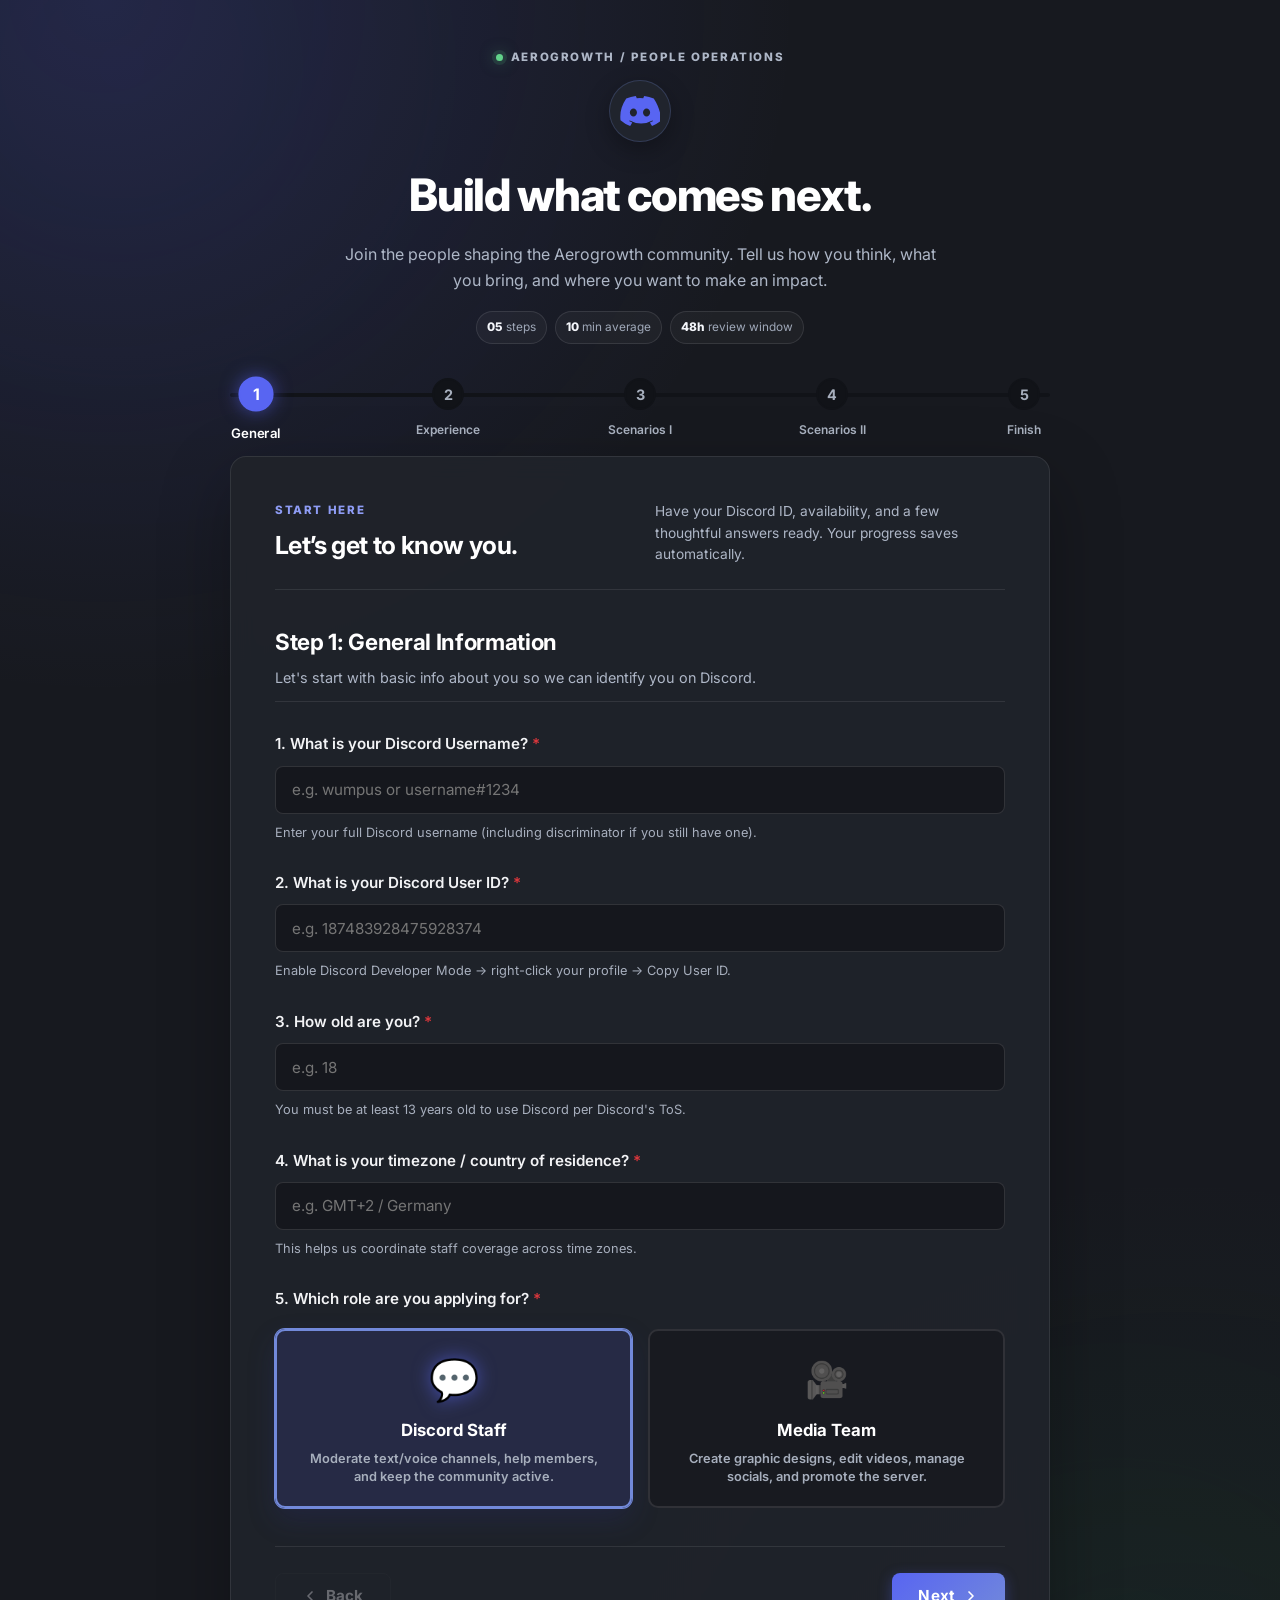
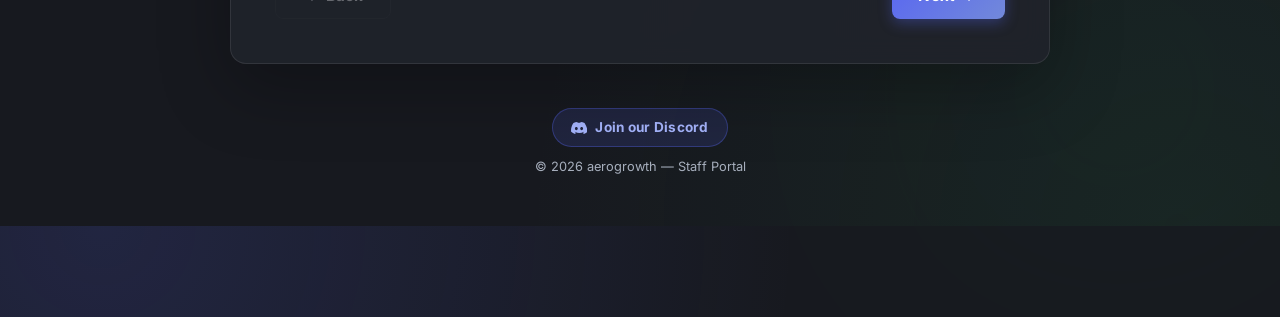
<file: index.html>
<!DOCTYPE html>
<html lang="en">

<head>
  <meta charset="UTF-8">
  <meta name="viewport" content="width=device-width, initial-scale=1.0">
  <meta name="description"
    content="Apply to join the Webhook Builder Discord staff team. Submit your application to become Discord Staff or a Media Team member.">
  <meta name="theme-color" content="#5865f2">
  <title>Staff Application — aerogrowth</title>
  <!-- Google Fonts -->
  <link rel="preconnect" href="https://fonts.googleapis.com">
  <link rel="preconnect" href="https://fonts.gstatic.com" crossorigin>
  <link href="https://fonts.googleapis.com/css2?family=Inter:wght@300;400;500;600;700;800&display=swap"
    rel="stylesheet">
  <!-- Stylesheet -->
  <link rel="stylesheet" href="style.css?v=3">
  <!-- Discord favicon -->
  <link rel="icon" type="image/svg+xml"
    href="data:image/svg+xml,%3Csvg xmlns='http://www.w3.org/2000/svg' viewBox='0 0 127.14 96.36'%3E%3Cpath fill='%235865F2' d='M107.7,8.07A105.15,105.15,0,0,0,77.26,0a77.19,77.19,0,0,0-3.3,6.83A96.67,96.67,0,0,0,53.22,6.83,77.19,77.19,0,0,0,49.88,0,105.15,105.15,0,0,0,19.44,8.07C3.66,31.58-1.86,54.65,1,77.53A105.73,105.73,0,0,0,32,96.36a77.7,77.7,0,0,0,6.63-10.85,68.43,68.43,0,0,1-10.4-5c.89-.65,1.76-1.34,2.58-2.07a75.14,75.14,0,0,0,72.57,0c.82.73,1.69,1.42,2.58,2.07a68.43,68.43,0,0,1-10.4,5,77.7,77.7,0,0,0,6.63,10.85,105.73,105.73,0,0,0,31-18.83C129,54.65,123.5,31.58,107.7,8.07ZM42.45,65.69C36.18,65.69,31,60,31,53S36.18,40.36,42.45,40.36,53.83,46,53.83,53,48.72,65.69,42.45,65.69Zm42.24,0C78.41,65.69,73.24,60,73.24,53S78.41,40.36,84.69,40.36,96.07,46,96.07,53,91,65.69,84.69,65.69Z'/%3E%3C/svg%3E">
</head>

<body>

  <!-- Background Decorative Orbs -->
  <div class="decor-orb orb-1"></div>
  <div class="decor-orb orb-2"></div>

  <div class="app-container">
    <!-- Header -->
    <header class="app-header">
      <div class="header-eyebrow"><span class="eyebrow-dot"></span> aerogrowth / people operations</div>
      <div class="logo-wrapper">
        <svg xmlns="http://www.w3.org/2000/svg" viewBox="0 0 127.14 96.36" width="40" height="30" class="discord-logo"
          aria-hidden="true">
          <path fill="currentColor"
            d="M107.7,8.07A105.15,105.15,0,0,0,77.26,0a77.19,77.19,0,0,0-3.3,6.83A96.67,96.67,0,0,0,53.22,6.83,77.19,77.19,0,0,0,49.88,0,105.15,105.15,0,0,0,19.44,8.07C3.66,31.58-1.86,54.65,1,77.53A105.73,105.73,0,0,0,32,96.36a77.7,77.7,0,0,0,6.63-10.85,68.43,68.43,0,0,1-10.4-5c.89-.65,1.76-1.34,2.58-2.07a75.14,75.14,0,0,0,72.57,0c.82.73,1.69,1.42,2.58,2.07a68.43,68.43,0,0,1-10.4,5,77.7,77.7,0,0,0,6.63,10.85,105.73,105.73,0,0,0,31-18.83C129,54.65,123.5,31.58,107.7,8.07ZM42.45,65.69C36.18,65.69,31,60,31,53S36.18,40.36,42.45,40.36,53.83,46,53.83,53,48.72,65.69,42.45,65.69Zm42.24,0C78.41,65.69,73.24,60,73.24,53S78.41,40.36,84.69,40.36,96.07,46,96.07,53,91,65.69,84.69,65.69Z" />
        </svg>
      </div>
      <h1 id="app-title">Build what comes next.</h1>
      <p id="app-subtitle">Join the people shaping the Aerogrowth community. Tell us how you think, what you bring, and where you want to make an impact.</p>
      <div class="header-meta" aria-label="Application details">
        <span><strong>05</strong> steps</span>
        <span><strong>10</strong> min average</span>
        <span><strong>48h</strong> review window</span>
      </div>
    </header>

    <!-- Draft Restore Banner -->
    <div id="draft-banner" class="draft-banner hidden" role="alert" aria-live="polite">
      <div class="draft-banner-content">
        <span class="draft-banner-icon">📝</span>
        <span class="draft-banner-text">You have a saved draft for <strong id="draft-role-label">this role</strong>.
          Want to continue where you left off?</span>
      </div>
      <div class="draft-banner-actions">
        <button type="button" id="draft-restore-btn" class="btn-draft-restore">Restore Draft</button>
        <button type="button" id="draft-clear-btn" class="btn-draft-clear" aria-label="Dismiss draft">✕</button>
      </div>
    </div>

    <!-- Submission Cooldown Banner -->
    <div id="cooldown-banner" class="cooldown-banner hidden" role="alert">
      <span class="cooldown-icon">⏱️</span>
      <span><strong id="cooldown-time">24h</strong></span>
    </div>

    <!-- Progress Tracker -->
    <div class="progress-container" role="progressbar" aria-label="Application progress">
      <div class="progress-bar" id="progress-indicator"></div>
      <div class="step-nodes">
        <div class="step-node active" data-step="1">1<span class="step-label">General</span></div>
        <div class="step-node" data-step="2">2<span class="step-label">Experience</span></div>
        <div class="step-node" data-step="3">3<span class="step-label">Scenarios I</span></div>
        <div class="step-node" data-step="4">4<span class="step-label">Scenarios II</span></div>
        <div class="step-node" data-step="5">5<span class="step-label">Finish</span></div>
      </div>
    </div>

    <!-- Application Form Card -->
    <main class="form-card">
      <form id="staff-app-form" autocomplete="off" novalidate>

        <div class="form-context">
          <div>
            <span class="context-kicker">Start here</span>
            <h2>Let’s get to know you.</h2>
          </div>
          <p>Have your Discord ID, availability, and a few thoughtful answers ready. Your progress saves automatically.</p>
        </div>

        <!-- SECTION 1: GENERAL INFO -->
        <section class="form-section active" data-section="1">
          <h2 class="section-title">Step 1: General Information</h2>
          <p class="section-description">Let's start with basic info about you so we can identify you on Discord.</p>

          <div class="form-group">
            <label for="discord_tag">1. What is your Discord Username? <span class="required">*</span></label>
            <input type="text" id="discord_tag" name="discord_tag" placeholder="e.g. wumpus or username#1234" required
              autocomplete="off">
            <span class="error-msg" id="error-discord_tag">Please enter your Discord username.</span>
            <small class="helper-text">Enter your full Discord username (including discriminator if you still have
              one).</small>
          </div>

          <div class="form-group">
            <label for="discord_id">2. What is your Discord User ID? <span class="required">*</span></label>
            <input type="text" id="discord_id" name="discord_id" placeholder="e.g. 187483928475928374" required
              autocomplete="off" inputmode="numeric" pattern="\d{17,19}">
            <span class="error-msg" id="error-discord_id">Please enter a valid Discord User ID (numeric, 17–19
              digits).</span>
            <small class="helper-text">Enable Discord Developer Mode → right-click your profile → Copy User ID.</small>
          </div>

          <div class="form-group">
            <label for="age">3. How old are you? <span class="required">*</span></label>
            <input type="number" id="age" name="age" min="13" max="100" placeholder="e.g. 18" required>
            <span class="error-msg" id="error-age">Please enter a valid age (must be at least 13).</span>
            <small class="helper-text">You must be at least 13 years old to use Discord per Discord's ToS.</small>
          </div>

          <div class="form-group">
            <label for="timezone">4. What is your timezone / country of residence? <span
                class="required">*</span></label>
            <input type="text" id="timezone" name="timezone" placeholder="e.g. GMT+2 / Germany" required>
            <span class="error-msg" id="error-timezone">Please enter your timezone/country.</span>
            <small class="helper-text">This helps us coordinate staff coverage across time zones.</small>
          </div>

          <div class="form-group">
            <label>5. Which role are you applying for? <span class="required">*</span></label>
            <div class="role-selector">
              <label class="role-card" for="role_discord_staff">
                <input type="radio" id="role_discord_staff" name="role" value="discord_staff" checked required>
                <div class="role-card-content">
                  <div class="role-icon">💬</div>
                  <div class="role-title">Discord Staff</div>
                  <div class="role-desc">Moderate text/voice channels, help members, and keep the community active.
                  </div>
                </div>
              </label>
              <label class="role-card" for="role_media_team">
                <input type="radio" id="role_media_team" name="role" value="media_team" required>
                <div class="role-card-content">
                  <div class="role-icon">🎥</div>
                  <div class="role-title">Media Team</div>
                  <div class="role-desc">Create graphic designs, edit videos, manage socials, and promote the server.
                  </div>
                </div>
              </label>

            </div>
            <span class="error-msg" id="error-role">Please select a role.</span>
          </div>
        </section>

        <!-- DYNAMIC SECTIONS CONTAINER -->
        <div id="dynamic-sections-container"></div>

        <!-- Navigation Buttons -->
        <div class="form-navigation">
          <button type="button" id="prev-btn" class="nav-btn btn-secondary disabled" disabled
            aria-label="Go to previous step">
            <svg width="16" height="16" viewBox="0 0 24 24" fill="none" stroke="currentColor" stroke-width="2.5"
              stroke-linecap="round" stroke-linejoin="round" aria-hidden="true">
              <polyline points="15 18 9 12 15 6" />
            </svg>
            Back
          </button>
          <button type="button" id="next-btn" class="nav-btn btn-primary" aria-label="Go to next step">
            Next
            <svg width="16" height="16" viewBox="0 0 24 24" fill="none" stroke="currentColor" stroke-width="2.5"
              stroke-linecap="round" stroke-linejoin="round" aria-hidden="true">
              <polyline points="9 18 15 12 9 6" />
            </svg>
          </button>
          <button type="submit" id="submit-btn" class="nav-btn btn-success hidden" aria-label="Submit your application">
            <svg width="16" height="16" viewBox="0 0 24 24" fill="none" stroke="currentColor" stroke-width="2.5"
              stroke-linecap="round" stroke-linejoin="round" aria-hidden="true">
              <polyline points="20 6 9 17 4 12" />
            </svg>
            Submit Application
          </button>
        </div>

      </form>

      <!-- Feedback / Status Card -->
      <div id="status-card" class="status-card hidden">
        <div class="status-icon success-icon" id="status-icon-success">
          <svg viewBox="0 0 24 24" aria-hidden="true">
            <path fill="currentColor"
              d="M12 2C6.48 2 2 6.48 2 12s4.48 10 10 10 10-4.48 10-10S17.52 2 12 2zm-2 15l-5-5 1.41-1.41L10 14.17l7.59-7.59L19 8l-9 9z" />
          </svg>
        </div>
        <div class="status-icon error-icon" id="status-icon-error">
          <svg viewBox="0 0 24 24" aria-hidden="true">
            <path fill="currentColor"
              d="M12 2C6.48 2 2 6.48 2 12s4.48 10 10 10 10-4.48 10-10S17.52 2 12 2zm1 15h-2v-2h2v2zm0-4h-2V7h2v6z" />
          </svg>
        </div>
        <h3 id="status-title">Submission Status</h3>
        <p id="status-message">Your application is being processed.</p>

        <button type="button" id="status-reset-btn" class="nav-btn btn-primary hidden">Try Again</button>
      </div>

    </main>

    <!-- Footer -->
    <footer class="app-footer">
      <div class="footer-links">
        <a href="https://discord.gg/EeA7zbjpM3" target="_blank" rel="noopener noreferrer" class="discord-join-btn">
          <svg xmlns="http://www.w3.org/2000/svg" viewBox="0 0 127.14 96.36" width="16" height="16" aria-hidden="true">
            <path fill="currentColor"
              d="M107.7,8.07A105.15,105.15,0,0,0,77.26,0a77.19,77.19,0,0,0-3.3,6.83A96.67,96.67,0,0,0,53.22,6.83,77.19,77.19,0,0,0,49.88,0,105.15,105.15,0,0,0,19.44,8.07C3.66,31.58-1.86,54.65,1,77.53A105.73,105.73,0,0,0,32,96.36a77.7,77.7,0,0,0,6.63-10.85,68.43,68.43,0,0,1-10.4-5c.89-.65,1.76-1.34,2.58-2.07a75.14,75.14,0,0,0,72.57,0c.82.73,1.69,1.42,2.58,2.07a68.43,68.43,0,0,1-10.4,5,77.7,77.7,0,0,0,6.63,10.85,105.73,105.73,0,0,0,31-18.83C129,54.65,123.5,31.58,107.7,8.07ZM42.45,65.69C36.18,65.69,31,60,31,53S36.18,40.36,42.45,40.36,53.83,46,53.83,53,48.72,65.69,42.45,65.69Zm42.24,0C78.41,65.69,73.24,60,73.24,53S78.41,40.36,84.69,40.36,96.07,46,96.07,53,91,65.69,84.69,65.69Z" />
          </svg>
          Join our Discord
        </a>
      </div>
      <p>&copy; 2026 aerogrowth &mdash; Staff Portal</p>
    </footer>
  </div>

  <!-- Load shared schemas and utilities first, then form logic -->
  <script src="schemas.js"></script>
  <script src="utils.js"></script>
  <script src="app.js"></script>
</body>

</html>
</file>
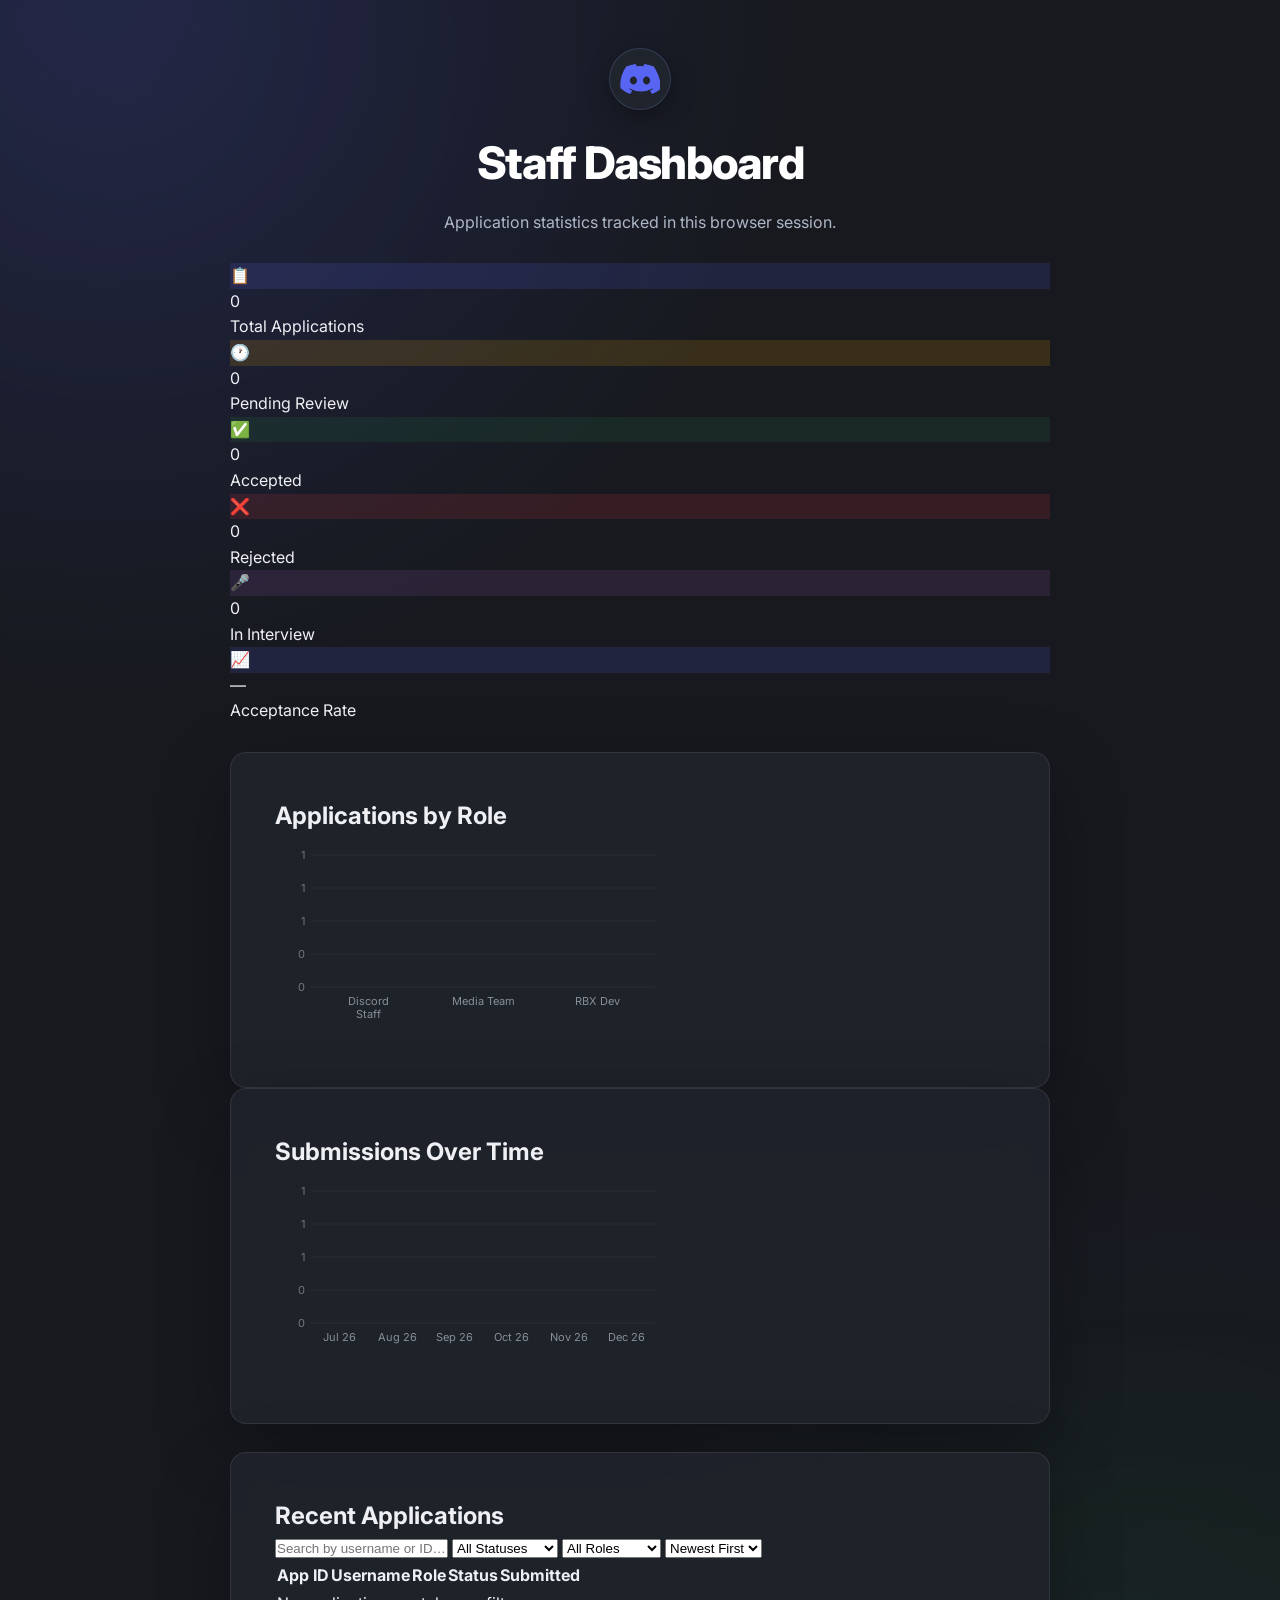
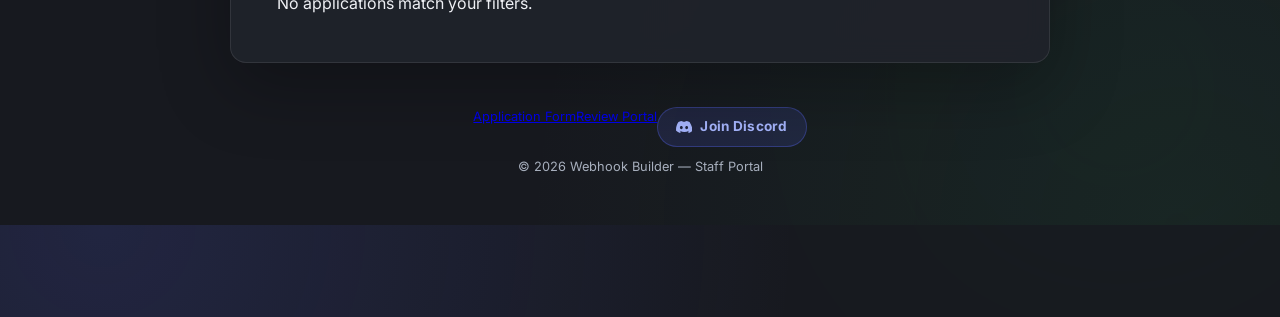
<file: dashboard.html>
<!DOCTYPE html>
<html lang="en">
<head>
  <meta charset="UTF-8">
  <meta name="viewport" content="width=device-width, initial-scale=1.0">
  <meta name="description" content="Webhook Builder Staff Application Statistics Dashboard">
  <meta name="robots" content="noindex, nofollow">
  <title>Staff Dashboard — Webhook Builder</title>
  <link rel="preconnect" href="https://fonts.googleapis.com">
  <link rel="preconnect" href="https://fonts.gstatic.com" crossorigin>
  <link href="https://fonts.googleapis.com/css2?family=Inter:wght@300;400;500;600;700;800&display=swap" rel="stylesheet">
  <link rel="stylesheet" href="style.css?v=3">
  <link rel="icon" type="image/svg+xml" href="data:image/svg+xml,%3Csvg xmlns='http://www.w3.org/2000/svg' viewBox='0 0 127.14 96.36'%3E%3Cpath fill='%235865F2' d='M107.7,8.07A105.15,105.15,0,0,0,77.26,0a77.19,77.19,0,0,0-3.3,6.83A96.67,96.67,0,0,0,53.22,6.83,77.19,77.19,0,0,0,49.88,0,105.15,105.15,0,0,0,19.44,8.07C3.66,31.58-1.86,54.65,1,77.53A105.73,105.73,0,0,0,32,96.36a77.7,77.7,0,0,0,6.63-10.85,68.43,68.43,0,0,1-10.4-5c.89-.65,1.76-1.34,2.58-2.07a75.14,75.14,0,0,0,72.57,0c.82.73,1.69,1.42,2.58,2.07a68.43,68.43,0,0,1-10.4,5,77.7,77.7,0,0,0,6.63,10.85,105.73,105.73,0,0,0,31-18.83C129,54.65,123.5,31.58,107.7,8.07ZM42.45,65.69C36.18,65.69,31,60,31,53S36.18,40.36,42.45,40.36,53.83,46,53.83,53,48.72,65.69,42.45,65.69Zm42.24,0C78.41,65.69,73.24,60,73.24,53S78.41,40.36,84.69,40.36,96.07,46,96.07,53,91,65.69,84.69,65.69Z'/%3E%3C/svg%3E">
</head>
<body>
  <div class="decor-orb orb-1"></div>
  <div class="decor-orb orb-2"></div>

  <div class="app-container dashboard-container">
    <header class="app-header">
      <div class="logo-wrapper">
        <svg xmlns="http://www.w3.org/2000/svg" viewBox="0 0 127.14 96.36" width="40" height="30" class="discord-logo" aria-hidden="true">
          <path fill="currentColor" d="M107.7,8.07A105.15,105.15,0,0,0,77.26,0a77.19,77.19,0,0,0-3.3,6.83A96.67,96.67,0,0,0,53.22,6.83,77.19,77.19,0,0,0,49.88,0,105.15,105.15,0,0,0,19.44,8.07C3.66,31.58-1.86,54.65,1,77.53A105.73,105.73,0,0,0,32,96.36a77.7,77.7,0,0,0,6.63-10.85,68.43,68.43,0,0,1-10.4-5c.89-.65,1.76-1.34,2.58-2.07a75.14,75.14,0,0,0,72.57,0c.82.73,1.69,1.42,2.58,2.07a68.43,68.43,0,0,1-10.4,5,77.7,77.7,0,0,0,6.63,10.85,105.73,105.73,0,0,0,31-18.83C129,54.65,123.5,31.58,107.7,8.07ZM42.45,65.69C36.18,65.69,31,60,31,53S36.18,40.36,42.45,40.36,53.83,46,53.83,53,48.72,65.69,42.45,65.69Zm42.24,0C78.41,65.69,73.24,60,73.24,53S78.41,40.36,84.69,40.36,96.07,46,96.07,53,91,65.69,84.69,65.69Z"/>
        </svg>
      </div>
      <h1>Staff Dashboard</h1>
      <p>Application statistics tracked in this browser session.</p>
    </header>

    <!-- Stat Cards -->
    <div class="stat-grid" id="stat-grid">
      <div class="stat-card">
        <div class="stat-icon" style="background:rgba(88,101,242,0.15);color:#5865f2;">📋</div>
        <div class="stat-body">
          <div class="stat-value" id="stat-total">0</div>
          <div class="stat-label">Total Applications</div>
        </div>
      </div>
      <div class="stat-card">
        <div class="stat-icon" style="background:rgba(240,165,0,0.15);color:#f0a500;">🕐</div>
        <div class="stat-body">
          <div class="stat-value" id="stat-pending">0</div>
          <div class="stat-label">Pending Review</div>
        </div>
      </div>
      <div class="stat-card">
        <div class="stat-icon" style="background:rgba(36,128,70,0.15);color:#2ecc71;">✅</div>
        <div class="stat-body">
          <div class="stat-value" id="stat-accepted">0</div>
          <div class="stat-label">Accepted</div>
        </div>
      </div>
      <div class="stat-card">
        <div class="stat-icon" style="background:rgba(218,55,60,0.15);color:#da373c;">❌</div>
        <div class="stat-body">
          <div class="stat-value" id="stat-rejected">0</div>
          <div class="stat-label">Rejected</div>
        </div>
      </div>
      <div class="stat-card">
        <div class="stat-icon" style="background:rgba(155,89,182,0.15);color:#9b59b6;">🎤</div>
        <div class="stat-body">
          <div class="stat-value" id="stat-interview">0</div>
          <div class="stat-label">In Interview</div>
        </div>
      </div>
      <div class="stat-card">
        <div class="stat-icon" style="background:rgba(88,101,242,0.15);color:#5865f2;">📈</div>
        <div class="stat-body">
          <div class="stat-value" id="stat-rate">—</div>
          <div class="stat-label">Acceptance Rate</div>
        </div>
      </div>
    </div>

    <div class="dashboard-row">
      <!-- Applications by Role -->
      <div class="form-card dashboard-panel">
        <h2 class="dashboard-panel-title">Applications by Role</h2>
        <div id="role-chart-container" class="bar-chart-container">
          <canvas id="role-chart" width="400" height="200" aria-label="Applications by role bar chart"></canvas>
        </div>
      </div>

      <!-- Applications Over Time -->
      <div class="form-card dashboard-panel">
        <h2 class="dashboard-panel-title">Submissions Over Time</h2>
        <div id="time-chart-container" class="bar-chart-container">
          <canvas id="time-chart" width="400" height="200" aria-label="Submissions over time bar chart"></canvas>
        </div>
      </div>
    </div>

    <!-- Recent Applications Table -->
    <div class="form-card">
      <div class="dashboard-table-header">
        <h2 class="dashboard-panel-title" style="margin-bottom:0;">Recent Applications</h2>
        <div class="table-controls">
          <input type="text" id="search-input" class="table-search" placeholder="Search by username or ID…">
          <select id="filter-status" class="table-filter">
            <option value="">All Statuses</option>
            <option value="pending">Pending</option>
            <option value="under_review">Under Review</option>
            <option value="interview">Interview</option>
            <option value="accepted">Accepted</option>
            <option value="rejected">Rejected</option>
          </select>
          <select id="filter-role" class="table-filter">
            <option value="">All Roles</option>
            <option value="discord_staff">Discord Staff</option>
            <option value="media_team">Media Team</option>
          </select>
          <select id="sort-by" class="table-filter">
            <option value="newest">Newest First</option>
            <option value="oldest">Oldest First</option>
          </select>
        </div>
      </div>

      <div class="table-wrapper">
        <table class="app-table" id="app-table">
          <thead>
            <tr>
              <th>App ID</th>
              <th>Username</th>
              <th>Role</th>
              <th>Status</th>
              <th>Submitted</th>
            </tr>
          </thead>
          <tbody id="app-table-body">
            <tr><td colspan="5" class="table-empty">No applications recorded in this browser.</td></tr>
          </tbody>
        </table>
      </div>
    </div>

    <footer class="app-footer">
      <div class="footer-links">
        <a href="index.html" class="footer-link">Application Form</a>
        <a href="review.html" class="footer-link">Review Portal</a>
        <a href="https://discord.gg/EeA7zbjpM3" target="_blank" rel="noopener noreferrer" class="discord-join-btn">
          <svg xmlns="http://www.w3.org/2000/svg" viewBox="0 0 127.14 96.36" width="16" height="16" aria-hidden="true"><path fill="currentColor" d="M107.7,8.07A105.15,105.15,0,0,0,77.26,0a77.19,77.19,0,0,0-3.3,6.83A96.67,96.67,0,0,0,53.22,6.83,77.19,77.19,0,0,0,49.88,0,105.15,105.15,0,0,0,19.44,8.07C3.66,31.58-1.86,54.65,1,77.53A105.73,105.73,0,0,0,32,96.36a77.7,77.7,0,0,0,6.63-10.85,68.43,68.43,0,0,1-10.4-5c.89-.65,1.76-1.34,2.58-2.07a75.14,75.14,0,0,0,72.57,0c.82.73,1.69,1.42,2.58,2.07a68.43,68.43,0,0,1-10.4,5,77.7,77.7,0,0,0,6.63,10.85,105.73,105.73,0,0,0,31-18.83C129,54.65,123.5,31.58,107.7,8.07ZM42.45,65.69C36.18,65.69,31,60,31,53S36.18,40.36,42.45,40.36,53.83,46,53.83,53,48.72,65.69,42.45,65.69Zm42.24,0C78.41,65.69,73.24,60,73.24,53S78.41,40.36,84.69,40.36,96.07,46,96.07,53,91,65.69,84.69,65.69Z"/></svg>
          Join Discord
        </a>
      </div>
      <p>&copy; 2026 Webhook Builder &mdash; Staff Portal</p>
    </footer>
  </div>

  <script src="utils.js"></script>
  <script>
  document.addEventListener('DOMContentLoaded', () => {
    const history = getSubmissionHistory();

    // ── Stat Counters ─────────────────────────────────────────
    const counts = { total: history.length, pending: 0, under_review: 0, interview: 0, accepted: 0, rejected: 0 };
    history.forEach(h => { if (counts[h.status] !== undefined) counts[h.status]++; });

    document.getElementById('stat-total').textContent     = counts.total;
    document.getElementById('stat-pending').textContent   = counts.pending;
    document.getElementById('stat-accepted').textContent  = counts.accepted;
    document.getElementById('stat-rejected').textContent  = counts.rejected;
    document.getElementById('stat-interview').textContent = counts.interview;

    const decided = counts.accepted + counts.rejected;
    document.getElementById('stat-rate').textContent = decided > 0
      ? `${Math.round((counts.accepted / decided) * 100)}%` : '—';

    // ── Canvas Chart helper ───────────────────────────────────
    function drawBarChart(canvasId, labels, values, colors) {
      const canvas = document.getElementById(canvasId);
      if (!canvas) return;
      const ctx    = canvas.getContext('2d');
      const W      = canvas.offsetWidth  || 400;
      const H      = canvas.offsetHeight || 200;
      canvas.width  = W;
      canvas.height = H;

      const max      = Math.max(...values, 1);
      const barCount = labels.length;
      const padding  = { top: 20, right: 20, bottom: 48, left: 36 };
      const chartW   = W - padding.left - padding.right;
      const chartH   = H - padding.top  - padding.bottom;
      const barW     = (chartW / barCount) * 0.6;
      const gap      = chartW / barCount;

      ctx.clearRect(0, 0, W, H);

      // Grid lines
      ctx.strokeStyle = 'rgba(255,255,255,0.06)';
      ctx.lineWidth   = 1;
      for (let i = 0; i <= 4; i++) {
        const y = padding.top + chartH - (chartH * i / 4);
        ctx.beginPath(); ctx.moveTo(padding.left, y); ctx.lineTo(W - padding.right, y); ctx.stroke();
        ctx.fillStyle   = 'rgba(148,155,164,0.7)';
        ctx.font        = '11px Inter, sans-serif';
        ctx.textAlign   = 'right';
        ctx.fillText(Math.round(max * i / 4), padding.left - 6, y + 4);
      }

      // Bars
      values.forEach((val, i) => {
        const barH = val > 0 ? Math.max((val / max) * chartH, 4) : 0;
        const x    = padding.left + gap * i + (gap - barW) / 2;
        const y    = padding.top + chartH - barH;

        // Bar glow
        const grad = ctx.createLinearGradient(x, y, x, y + barH);
        grad.addColorStop(0, colors[i % colors.length]);
        grad.addColorStop(1, colors[i % colors.length] + '66');
        ctx.fillStyle = grad;

        const radius = Math.min(6, barW / 2, barH);
        ctx.beginPath();
        ctx.moveTo(x + radius, y);
        ctx.lineTo(x + barW - radius, y);
        ctx.quadraticCurveTo(x + barW, y, x + barW, y + radius);
        ctx.lineTo(x + barW, y + barH);
        ctx.lineTo(x, y + barH);
        ctx.lineTo(x, y + radius);
        ctx.quadraticCurveTo(x, y, x + radius, y);
        ctx.closePath();
        ctx.fill();

        // Value label
        if (val > 0) {
          ctx.fillStyle = '#ffffff';
          ctx.font      = 'bold 12px Inter, sans-serif';
          ctx.textAlign = 'center';
          ctx.fillText(val, x + barW / 2, y - 6);
        }

        // X-axis label
        ctx.fillStyle = 'rgba(148,155,164,0.9)';
        ctx.font      = '11px Inter, sans-serif';
        ctx.textAlign = 'center';
        const labelY  = padding.top + chartH + 18;
        const label   = labels[i];
        // Wrap long labels
        if (label.length > 10) {
          const words = label.split(' ');
          ctx.fillText(words[0], x + barW / 2, labelY);
          if (words[1]) ctx.fillText(words[1], x + barW / 2, labelY + 13);
        } else {
          ctx.fillText(label, x + barW / 2, labelY);
        }
      });
    }

    // Role chart
    const roleLabels = ['Discord Staff', 'Media Team', 'RBX Dev'];
    const roleKeys   = ['discord_staff', 'media_team', 'rbx_dev'];
    const roleColors = ['#5865f2', '#f0a500', '#2ecc71'];
    const roleCounts = roleKeys.map(k => history.filter(h => h.role === k).length);
    drawBarChart('role-chart', roleLabels, roleCounts, roleColors);

    // Monthly chart (last 6 months)
    const monthLabels = [];
    const monthCounts = [];
    const now = new Date();
    for (let i = 5; i >= 0; i--) {
      const d = new Date(now.getFullYear(), now.getMonth() - i, 1);
      monthLabels.push(d.toLocaleDateString(undefined, { month: 'short', year: '2-digit' }));
      monthCounts.push(history.filter(h => {
        const hd = new Date(h.timestamp);
        return hd.getFullYear() === d.getFullYear() && hd.getMonth() === d.getMonth();
      }).length);
    }
    drawBarChart('time-chart', monthLabels, monthCounts, ['#5865f2','#7289da','#5865f2','#7289da','#5865f2','#7289da']);

    // ── Table with search/filter/sort ─────────────────────────
    const searchInput   = document.getElementById('search-input');
    const filterStatus  = document.getElementById('filter-status');
    const filterRole    = document.getElementById('filter-role');
    const sortBy        = document.getElementById('sort-by');
    const tbody         = document.getElementById('app-table-body');

    function renderTable() {
      let data = [...history];
      const q  = searchInput.value.toLowerCase().trim();
      const st = filterStatus.value;
      const rl = filterRole.value;
      const so = sortBy.value;

      if (q)  data = data.filter(h => (h.discordTag || '').toLowerCase().includes(q) || (h.discordId || '').includes(q) || (h.appId || '').toLowerCase().includes(q));
      if (st) data = data.filter(h => h.status === st);
      if (rl) data = data.filter(h => h.role   === rl);

      data.sort((a, b) => so === 'oldest' ? a.timestamp - b.timestamp : b.timestamp - a.timestamp);

      tbody.innerHTML = '';
      if (data.length === 0) {
        tbody.innerHTML = '<tr><td colspan="5" class="table-empty">No applications match your filters.</td></tr>';
        return;
      }

      data.forEach(h => {
        const cfg = STATUS_CONFIG[h.status] || STATUS_CONFIG.pending;
        const tr  = document.createElement('tr');
        tr.innerHTML = `
          <td><code class="app-id-code">${escapeHTML(h.appId || '—')}</code></td>
          <td>${escapeHTML(h.discordTag || '—')}</td>
          <td>${escapeHTML(h.roleTitle  || h.role || '—')}</td>
          <td><span class="status-pill status-${h.status}" style="font-size:0.75rem;padding:3px 8px;">${cfg.emoji} ${cfg.label}</span></td>
          <td>${new Date(h.timestamp).toLocaleDateString(undefined, { dateStyle: 'short' })}</td>
        `;
        tbody.appendChild(tr);
      });
    }

    [searchInput, filterStatus, filterRole, sortBy].forEach(el => el.addEventListener('input', renderTable));
    renderTable();

    // Redraw charts on resize
    window.addEventListener('resize', () => {
      drawBarChart('role-chart', roleLabels, roleCounts, roleColors);
      drawBarChart('time-chart', monthLabels, monthCounts, ['#5865f2','#7289da','#5865f2','#7289da','#5865f2','#7289da']);
    });
  });
  </script>
</body>
</html>
</file>
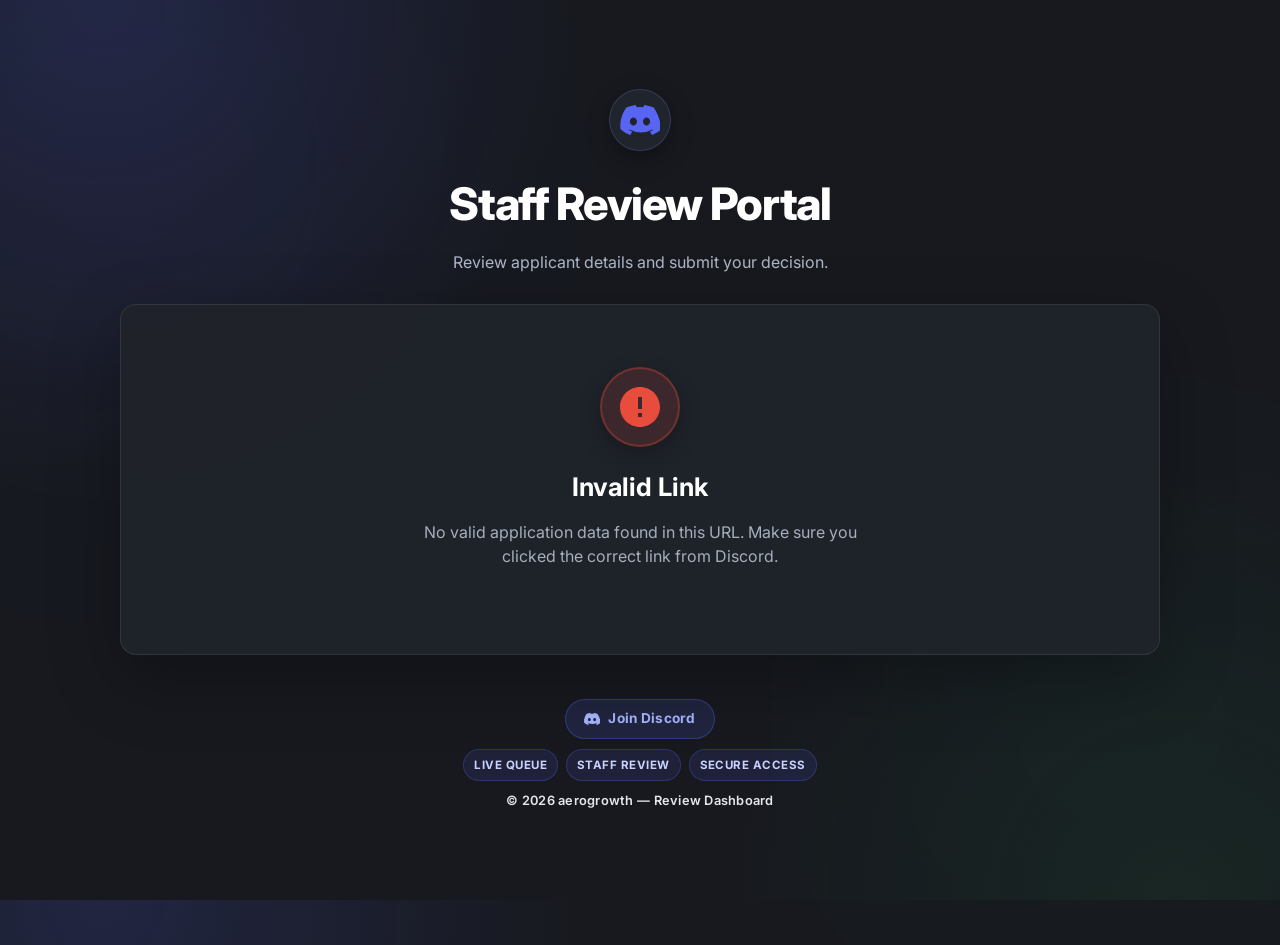
<file: review.html>
<!DOCTYPE html>
<html lang="en">
<head>
  <meta charset="UTF-8">
  <meta name="viewport" content="width=device-width, initial-scale=1.0">
  <meta name="description" content="Staff Application Review Portal — aerogrowth">
  <meta name="robots" content="noindex, nofollow">
  <title>Review Portal — aerogrowth Staff Applications</title>
  <link rel="preconnect" href="https://fonts.googleapis.com">
  <link rel="preconnect" href="https://fonts.gstatic.com" crossorigin>
  <link href="https://fonts.googleapis.com/css2?family=Inter:wght@300;400;500;600;700;800&display=swap" rel="stylesheet">
  <link rel="stylesheet" href="style.css?v=3">
  <link rel="icon" type="image/svg+xml" href="data:image/svg+xml,%3Csvg xmlns='http://www.w3.org/2000/svg' viewBox='0 0 127.14 96.36'%3E%3Cpath fill='%235865F2' d='M107.7,8.07A105.15,105.15,0,0,0,77.26,0a77.19,77.19,0,0,0-3.3,6.83A96.67,96.67,0,0,0,53.22,6.83,77.19,77.19,0,0,0,49.88,0,105.15,105.15,0,0,0,19.44,8.07C3.66,31.58-1.86,54.65,1,77.53A105.73,105.73,0,0,0,32,96.36a77.7,77.7,0,0,0,6.63-10.85,68.43,68.43,0,0,1-10.4-5c.89-.65,1.76-1.34,2.58-2.07a75.14,75.14,0,0,0,72.57,0c.82.73,1.69,1.42,2.58,2.07a68.43,68.43,0,0,1-10.4,5,77.7,77.7,0,0,0,6.63,10.85,105.73,105.73,0,0,0,31-18.83C129,54.65,123.5,31.58,107.7,8.07ZM42.45,65.69C36.18,65.69,31,60,31,53S36.18,40.36,42.45,40.36,53.83,46,53.83,53,48.72,65.69,42.45,65.69Zm42.24,0C78.41,65.69,73.24,60,73.24,53S78.41,40.36,84.69,40.36,96.07,46,96.07,53,91,65.69,84.69,65.69Z'/%3E%3C/svg%3E">
</head>
<body>
  <div class="decor-orb orb-1"></div>
  <div class="decor-orb orb-2"></div>

  <div class="app-container review-container">
    <header class="app-header">
      <div class="logo-wrapper">
        <svg xmlns="http://www.w3.org/2000/svg" viewBox="0 0 127.14 96.36" width="40" height="30" class="discord-logo" aria-hidden="true">
          <path fill="currentColor" d="M107.7,8.07A105.15,105.15,0,0,0,77.26,0a77.19,77.19,0,0,0-3.3,6.83A96.67,96.67,0,0,0,53.22,6.83,77.19,77.19,0,0,0,49.88,0,105.15,105.15,0,0,0,19.44,8.07C3.66,31.58-1.86,54.65,1,77.53A105.73,105.73,0,0,0,32,96.36a77.7,77.7,0,0,0,6.63-10.85,68.43,68.43,0,0,1-10.4-5c.89-.65,1.76-1.34,2.58-2.07a75.14,75.14,0,0,0,72.57,0c.82.73,1.69,1.42,2.58,2.07a68.43,68.43,0,0,1-10.4,5,77.7,77.7,0,0,0,6.63,10.85,105.73,105.73,0,0,0,31-18.83C129,54.65,123.5,31.58,107.7,8.07ZM42.45,65.69C36.18,65.69,31,60,31,53S36.18,40.36,42.45,40.36,53.83,46,53.83,53,48.72,65.69,42.45,65.69Zm42.24,0C78.41,65.69,73.24,60,73.24,53S78.41,40.36,84.69,40.36,96.07,46,96.07,53,91,65.69,84.69,65.69Z"/>
        </svg>
      </div>
      <h1>Staff Review Portal</h1>
      <p id="app-subtitle">Review applicant details and submit your decision.</p>
    </header>

    <main class="form-card review-card">

      <!-- Loading State -->
      <div id="loading-view" class="status-card">
        <div class="loading-spinner"></div>
        <h3 style="margin-top:16px;">Loading Application…</h3>
      </div>

      <!-- Main Review View -->
      <div id="review-view" class="hidden">

        <!-- Applicant Header -->
        <div class="review-header">
          <div class="review-applicant-info">
            <div class="review-avatar" id="review-avatar" aria-hidden="true">?</div>
            <div>
              <h2 id="applicant-name">Username</h2>
              <p id="applicant-id" class="review-meta-id">User ID: 0000000</p>
              <p id="applicant-app-id" class="review-meta-appid"></p>
            </div>
          </div>
          <div class="review-header-badges">
            <span id="role-badge" class="role-badge"></span>
            <span id="decision-preview" class="status-pill status-pending">Pending Review</span>
          </div>
        </div>

        <!-- Application Answers -->
        <div class="review-answers-wrapper">
          <div class="review-answers-header">
            <h3 class="review-section-label">Application Answers</h3>
          </div>
          <div class="review-detail-card" id="answers-container">
            <!-- Populated dynamically -->
          </div>
        </div>

        <!-- Reviewer Action Box -->
        <div class="action-box" id="action-box">
          <h3 class="review-section-label">Reviewer Decision</h3>

          <div class="form-group">
            <label for="reviewer_name">Your Name / Discord Tag <span class="required">*</span></label>
            <input type="text" id="reviewer_name" placeholder="e.g. Administrator" required autocomplete="off">
            <span class="error-msg" id="error-reviewer_name">Please enter your name.</span>
            <small class="helper-text">Your name will appear in the Discord decision notification.</small>
          </div>

          <!-- Decision Buttons -->
          <div class="decision-actions">
            <button type="button" id="approve-btn" class="nav-btn btn-success decision-btn" aria-label="Approve application (keyboard: A)">
              <svg width="18" height="18" viewBox="0 0 24 24" fill="none" stroke="currentColor" stroke-width="2.5" stroke-linecap="round" stroke-linejoin="round" aria-hidden="true"><polyline points="20 6 9 17 4 12"/></svg>
              Approve
            </button>
            <button type="button" id="reject-btn" class="nav-btn btn-danger decision-btn" aria-label="Reject application (keyboard: R)">
              <svg width="18" height="18" viewBox="0 0 24 24" fill="none" stroke="currentColor" stroke-width="2.5" stroke-linecap="round" stroke-linejoin="round" aria-hidden="true"><line x1="18" y1="6" x2="6" y2="18"/><line x1="6" y1="6" x2="18" y2="18"/></svg>
              Reject
            </button>
          </div>
        </div>

      </div><!-- /#review-view -->

      <!-- Status / Feedback Screen -->
      <div id="status-view" class="status-card hidden">
        <div class="status-icon success-icon hidden" id="status-icon-success">
          <svg viewBox="0 0 24 24" aria-hidden="true"><path fill="currentColor" d="M12 2C6.48 2 2 6.48 2 12s4.48 10 10 10 10-4.48 10-10S17.52 2 12 2zm-2 15l-5-5 1.41-1.41L10 14.17l7.59-7.59L19 8l-9 9z"/></svg>
        </div>
        <div class="status-icon error-icon hidden" id="status-icon-error">
          <svg viewBox="0 0 24 24" aria-hidden="true"><path fill="currentColor" d="M12 2C6.48 2 2 6.48 2 12s4.48 10 10 10 10-4.48 10-10S17.52 2 12 2zm1 15h-2v-2h2v2zm0-4h-2V7h2v6z"/></svg>
        </div>
        <h3 id="status-title">Decision Submitted</h3>
        <p id="status-message">The action was processed successfully.</p>
        <button type="button" id="status-back-btn" class="nav-btn btn-primary hidden" style="margin-top:16px;">← Back to Review</button>
      </div>

    </main>

    <footer class="app-footer">
      <div class="footer-links">
        <a href="https://discord.gg/EeA7zbjpM3" target="_blank" rel="noopener noreferrer" class="discord-join-btn">
          <svg xmlns="http://www.w3.org/2000/svg" viewBox="0 0 127.14 96.36" width="16" height="16" aria-hidden="true"><path fill="currentColor" d="M107.7,8.07A105.15,105.15,0,0,0,77.26,0a77.19,77.19,0,0,0-3.3,6.83A96.67,96.67,0,0,0,53.22,6.83,77.19,77.19,0,0,0,49.88,0,105.15,105.15,0,0,0,19.44,8.07C3.66,31.58-1.86,54.65,1,77.53A105.73,105.73,0,0,0,32,96.36a77.7,77.7,0,0,0,6.63-10.85,68.43,68.43,0,0,1-10.4-5c.89-.65,1.76-1.34,2.58-2.07a75.14,75.14,0,0,0,72.57,0c.82.73,1.69,1.42,2.58,2.07a68.43,68.43,0,0,1-10.4,5,77.7,77.7,0,0,0,6.63,10.85,105.73,105.73,0,0,0,31-18.83C129,54.65,123.5,31.58,107.7,8.07ZM42.45,65.69C36.18,65.69,31,60,31,53S36.18,40.36,42.45,40.36,53.83,46,53.83,53,48.72,65.69,42.45,65.69Zm42.24,0C78.41,65.69,73.24,60,73.24,53S78.41,40.36,84.69,40.36,96.07,46,96.07,53,91,65.69,84.69,65.69Z"/></svg>
          Join Discord
        </a>
      </div>
      <div class="footer-meta">
        <span class="meta-pill">Live Queue</span>
        <span class="meta-pill">Staff Review</span>
        <span class="meta-pill">Secure Access</span>
      </div>
      <p class="footer-brand">&copy; 2026 aerogrowth &mdash; Review Dashboard</p>
    </footer>
  </div>

  <script src="schemas.js"></script>
  <script src="utils.js"></script>
  <script>
  // ============================================================
  // review.html — Review Portal Logic
  // ============================================================
  const REVIEW_CONFIG = {
    WEBHOOK_URL: 'https://discord.com/api/webhooks/1549381519670247534/OfCuGQpWqXXDG51Z9rYurHP1ojHLiAax3abCl-RNtZI3OmQ7nz-g0zbaR9CWRLUlz_p0',
    SERVER_NAME: 'aerogrowth'
  };

  // ── Notes persistence (keyed by app_id) ─────────────────────
  function loadNotes(appId) {
    try { return JSON.parse(localStorage.getItem(`rop_notes_${appId}`) || 'null') || ''; }
    catch (_) { return ''; }
  }
  function saveNotes(appId, notes) {
    try { localStorage.setItem(`rop_notes_${appId}`, JSON.stringify(notes)); }
    catch (_) {}
  }

  document.addEventListener('DOMContentLoaded', async () => {
    const params       = new URLSearchParams(window.location.search);
    const actionParam  = params.get('action');
    const rawAnswers   = params.get('answers');
    const tagParam     = params.get('tag') || 'Unknown Applicant';

    const loadingView  = document.getElementById('loading-view');
    const reviewView   = document.getElementById('review-view');
    const statusView   = document.getElementById('status-view');

    const reviewerNameInput = document.getElementById('reviewer_name');
    const approveBtn   = document.getElementById('approve-btn');
    const rejectBtn    = document.getElementById('reject-btn');
    const statusBackBtn= document.getElementById('status-back-btn');

    let parsedAnswers = null;
    let schema        = null;
    let appId         = null;

    // ── Parse answers from URL ────────────────────────────────
    try {
      if (rawAnswers) {
        const decoded = decodeURIComponent(rawAnswers);
        if (decoded.startsWith('c:')) {
          const decompressed = await decompressPayload(decoded.substring(2));
          if (decompressed) parsedAnswers = JSON.parse(decompressed);
        } else {
          parsedAnswers = JSON.parse(decoded);
        }
      }
    } catch (e) { console.error('Failed to parse answers', e); }

    if (!parsedAnswers) {
      showError('Invalid Link', 'No valid application data found in this URL. Make sure you clicked the correct link from Discord.');
      return;
    }

    appId  = parsedAnswers.app_id || null;
    const selectedRole = parsedAnswers.role || 'discord_staff';
    schema = ROLE_SCHEMAS[selectedRole];

    // ── Populate header ───────────────────────────────────────
    const nameEl = document.getElementById('applicant-name');
    const idEl   = document.getElementById('applicant-id');
    const appIdEl= document.getElementById('applicant-app-id');
    const avatar = document.getElementById('review-avatar');
    const roleBadge = document.getElementById('role-badge');
    const subtitle  = document.getElementById('app-subtitle');

    setTextSafe(nameEl, parsedAnswers.discord_tag || tagParam);
    setTextSafe(idEl,   `Discord ID: ${parsedAnswers.discord_id || 'N/A'}`);
    if (appId) setTextSafe(appIdEl, `Application ID: ${appId}`);
    if (avatar) setTextSafe(avatar, (parsedAnswers.discord_tag || '?')[0].toUpperCase());

    if (schema) {
      setTextSafe(subtitle, `Reviewing application for: ${schema.title}`);
      roleBadge.textContent = schema.icon + ' ' + schema.title;
      roleBadge.className   = `role-badge role-badge--${selectedRole}`;
    }

    const decisionPreview = document.getElementById('decision-preview');
    if (actionParam === 'approve') {
      decisionPreview.textContent = 'Preselected: Approve';
      decisionPreview.className = 'status-pill status-accepted';
    } else if (actionParam === 'reject') {
      decisionPreview.textContent = 'Preselected: Reject';
      decisionPreview.className = 'status-pill status-rejected';
    }

    // ── Restore reviewer name ─────────────────────────────────
    const savedName = localStorage.getItem('reviewer_name');
    if (savedName) reviewerNameInput.value = savedName;

    // ── Build Q&A list ────────────────────────────────────────
    const staticQs = [
      { id: 'discord_tag', label: 'Discord Username' },
      { id: 'discord_id',  label: 'Discord User ID' },
      { id: 'age',         label: 'Age' },
      { id: 'timezone',    label: 'Timezone / Country' }
    ];
    const allQs = schema ? [...staticQs, ...schema.questions] : staticQs;
    const container = document.getElementById('answers-container');
    container.innerHTML = '';

    allQs.forEach((q, idx) => {
      const val = parsedAnswers[q.id];
      if (val === undefined || val === null) return;
      const displayVal = (q.type === 'checkbox')
        ? (val === 'Yes, I agree' ? '✅ Agreed' : '❌ Not agreed')
        : String(val).trim() || '—';

      const item = document.createElement('div');
      item.className = 'qa-item';

      const questionEl = document.createElement('div');
      questionEl.className = 'qa-question';
      questionEl.textContent = `${idx + 1}. ${q.label}`;

      const answerEl = document.createElement('div');
      answerEl.className = 'qa-answer';
      answerEl.textContent = displayVal; // textContent — no XSS risk

      item.appendChild(questionEl);
      item.appendChild(answerEl);
      container.appendChild(item);
    });

    // ── Show review content ───────────────────────────────────
    loadingView.classList.add('hidden');
    reviewView.classList.remove('hidden');

    // ── Decision buttons ──────────────────────────────────────
    approveBtn.addEventListener('click', () => submitDecision('accepted'));
    rejectBtn.addEventListener('click',  () => submitDecision('rejected'));
    statusBackBtn.addEventListener('click', () => {
      statusView.classList.add('hidden');
      reviewView.classList.remove('hidden');
    });

    // ── Submit Decision ───────────────────────────────────────
    async function submitDecision(action) {
      const reviewerName = reviewerNameInput.value.trim();
      if (!reviewerName) {
        reviewerNameInput.closest('.form-group').classList.add('invalid');
        reviewerNameInput.focus();
        return;
      }
      reviewerNameInput.closest('.form-group').classList.remove('invalid');
      localStorage.setItem('reviewer_name', reviewerName);

      const notes = '';

      // Transition to processing state
      reviewView.classList.add('hidden');
      statusView.classList.remove('hidden');
      document.getElementById('status-icon-success').classList.add('hidden');
      document.getElementById('status-icon-error').classList.add('hidden');
      statusBackBtn.classList.add('hidden');
      setTextSafe(document.getElementById('status-title'), 'Processing…');
      setTextSafe(document.getElementById('status-message'), 'Sending decision to Discord. Please wait…');

      try {
        const isApproved  = action === 'accepted';
        const finalStatus = action; // Use the action directly as the status key
        const cfg         = STATUS_CONFIG[finalStatus] || STATUS_CONFIG.pending;

        const embedColor  = isApproved ? 0x22C55E : 0xEF4444;
        const embedTitle  = `${cfg.emoji} ${cfg.label} • ${parsedAnswers.discord_tag || tagParam}`;

        let description =
          `**Applicant:** ${parsedAnswers.discord_tag || tagParam} (ID: \`${parsedAnswers.discord_id || 'N/A'}\`)\n` +
          `**Role:** ${schema ? schema.title : 'Staff Application'}\n` +
          `**Status:** **${cfg.label}**\n` +
          `**Reviewed by:** ${reviewerName}\n` +
          `**Decision Time:** <t:${Math.floor(Date.now() / 1000)}:f>`;

        if (appId)  description += `\n**Application ID:** \`${appId}\``;
        if (notes)  description += `\n\n📝 **Reviewer Notes:**\n${notes}`;

        const webhookBody = {
          username: 'aerogrowth • Review Log',
          avatar_url: 'https://cdn.discordapp.com/embed/avatars/3.png',
          embeds: [{
            author: { name: 'aerogrowth • Staff Review', icon_url: 'https://cdn.discordapp.com/embed/avatars/0.png' },
            title:       embedTitle,
            description,
            color:       embedColor,
            timestamp:   new Date().toISOString(),
            footer:      { text: REVIEW_CONFIG.SERVER_NAME }
          }]
        };

        const res = await sendWithRetry(REVIEW_CONFIG.WEBHOOK_URL, webhookBody);

        if (res.ok || res.status === 204) {
          // Log activity locally
          logReviewerActivity({
            reviewer: reviewerName,
            applicant: parsedAnswers.discord_tag || tagParam,
            appId,
            action: cfg.label,
            status: finalStatus
          });

          // Update submission history status
          if (appId) updateSubmissionStatus(appId, finalStatus, reviewerName, notes);

          document.getElementById('status-icon-success').classList.remove('hidden');
          setTextSafe(document.getElementById('status-title'), 'Decision Submitted!');
          setTextSafe(document.getElementById('status-message'),
            `Application marked as ${cfg.label}. A notification was sent to your Discord channel.`);
          statusBackBtn.classList.remove('hidden');
        } else {
          const errText = await res.text();
          throw new Error(`Discord returned ${res.status}: ${errText}`);
        }
      } catch (err) {
        document.getElementById('status-icon-error').classList.remove('hidden');
        setTextSafe(document.getElementById('status-title'), 'Action Failed');
        setTextSafe(document.getElementById('status-message'),
          err.message || 'Could not send decision. Check your connection or webhook configuration.');
        statusBackBtn.classList.remove('hidden');
      }
    }

    // ── Error screen ──────────────────────────────────────────
    function showError(title, msg) {
      loadingView.classList.add('hidden');
      reviewView.classList.add('hidden');
      statusView.classList.remove('hidden');
      document.getElementById('status-icon-error').classList.remove('hidden');
      setTextSafe(document.getElementById('status-title'), title);
      setTextSafe(document.getElementById('status-message'), msg);
    }
  });
  </script>
</body>
</html>
</file>
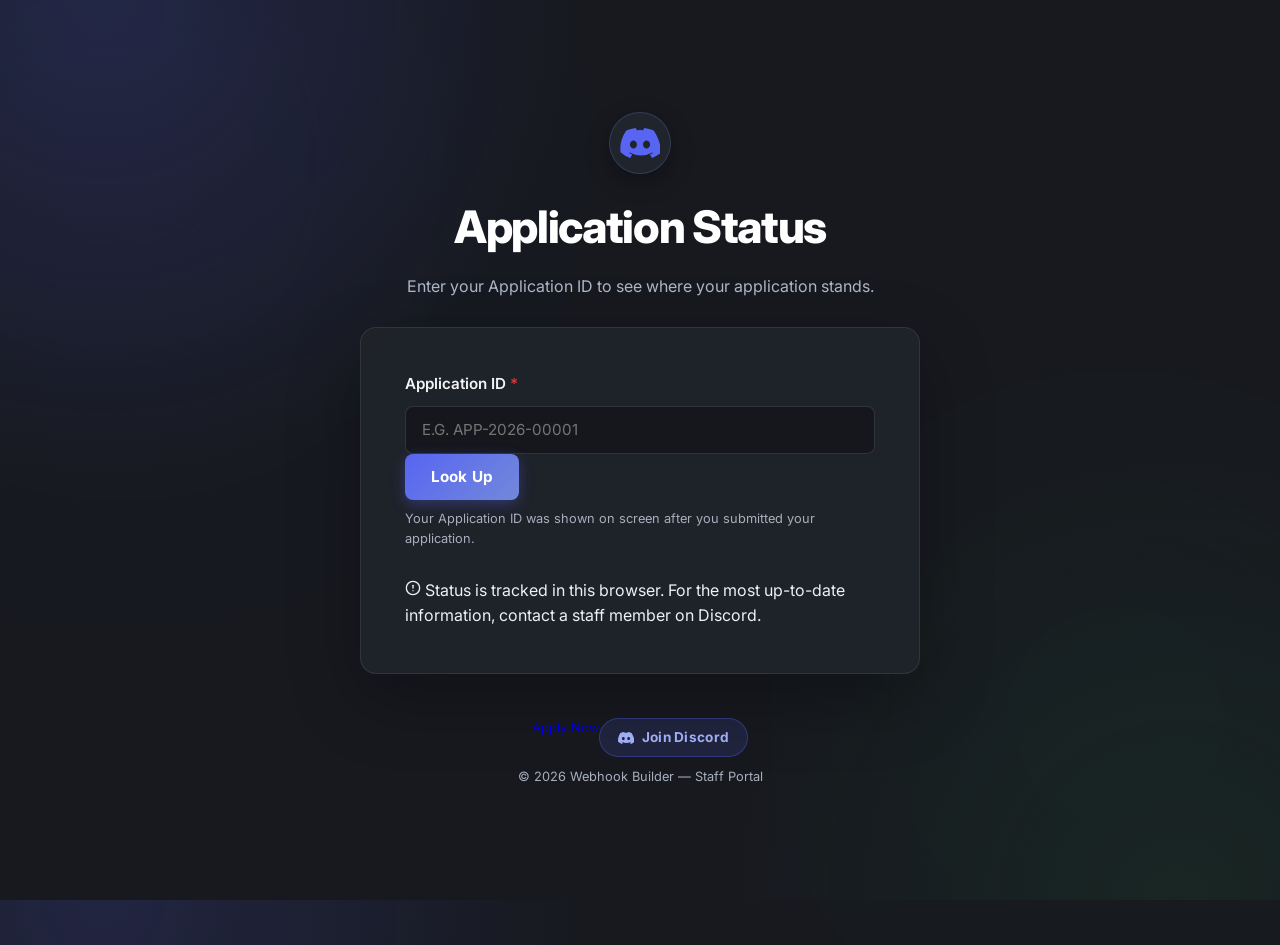
<file: status.html>
<!DOCTYPE html>
<html lang="en">
<head>
  <meta charset="UTF-8">
  <meta name="viewport" content="width=device-width, initial-scale=1.0">
  <meta name="description" content="Track your Webhook Builder staff application status by entering your Application ID.">
  <title>Track My Application — Webhook Builder</title>
  <link rel="preconnect" href="https://fonts.googleapis.com">
  <link rel="preconnect" href="https://fonts.gstatic.com" crossorigin>
  <link href="https://fonts.googleapis.com/css2?family=Inter:wght@300;400;500;600;700;800&display=swap" rel="stylesheet">
  <link rel="stylesheet" href="style.css?v=3">
  <link rel="icon" type="image/svg+xml" href="data:image/svg+xml,%3Csvg xmlns='http://www.w3.org/2000/svg' viewBox='0 0 127.14 96.36'%3E%3Cpath fill='%235865F2' d='M107.7,8.07A105.15,105.15,0,0,0,77.26,0a77.19,77.19,0,0,0-3.3,6.83A96.67,96.67,0,0,0,53.22,6.83,77.19,77.19,0,0,0,49.88,0,105.15,105.15,0,0,0,19.44,8.07C3.66,31.58-1.86,54.65,1,77.53A105.73,105.73,0,0,0,32,96.36a77.7,77.7,0,0,0,6.63-10.85,68.43,68.43,0,0,1-10.4-5c.89-.65,1.76-1.34,2.58-2.07a75.14,75.14,0,0,0,72.57,0c.82.73,1.69,1.42,2.58,2.07a68.43,68.43,0,0,1-10.4,5,77.7,77.7,0,0,0,6.63,10.85,105.73,105.73,0,0,0,31-18.83C129,54.65,123.5,31.58,107.7,8.07ZM42.45,65.69C36.18,65.69,31,60,31,53S36.18,40.36,42.45,40.36,53.83,46,53.83,53,48.72,65.69,42.45,65.69Zm42.24,0C78.41,65.69,73.24,60,73.24,53S78.41,40.36,84.69,40.36,96.07,46,96.07,53,91,65.69,84.69,65.69Z'/%3E%3C/svg%3E">
</head>
<body>
  <div class="decor-orb orb-1"></div>
  <div class="decor-orb orb-2"></div>

  <div class="app-container" style="max-width:560px;">
    <header class="app-header">
      <div class="logo-wrapper">
        <svg xmlns="http://www.w3.org/2000/svg" viewBox="0 0 127.14 96.36" width="40" height="30" class="discord-logo" aria-hidden="true">
          <path fill="currentColor" d="M107.7,8.07A105.15,105.15,0,0,0,77.26,0a77.19,77.19,0,0,0-3.3,6.83A96.67,96.67,0,0,0,53.22,6.83,77.19,77.19,0,0,0,49.88,0,105.15,105.15,0,0,0,19.44,8.07C3.66,31.58-1.86,54.65,1,77.53A105.73,105.73,0,0,0,32,96.36a77.7,77.7,0,0,0,6.63-10.85,68.43,68.43,0,0,1-10.4-5c.89-.65,1.76-1.34,2.58-2.07a75.14,75.14,0,0,0,72.57,0c.82.73,1.69,1.42,2.58,2.07a68.43,68.43,0,0,1-10.4,5,77.7,77.7,0,0,0,6.63,10.85,105.73,105.73,0,0,0,31-18.83C129,54.65,123.5,31.58,107.7,8.07ZM42.45,65.69C36.18,65.69,31,60,31,53S36.18,40.36,42.45,40.36,53.83,46,53.83,53,48.72,65.69,42.45,65.69Zm42.24,0C78.41,65.69,73.24,60,73.24,53S78.41,40.36,84.69,40.36,96.07,46,96.07,53,91,65.69,84.69,65.69Z"/>
        </svg>
      </div>
      <h1>Application Status</h1>
      <p>Enter your Application ID to see where your application stands.</p>
    </header>

    <main class="form-card">

      <!-- Search Form -->
      <div id="search-view">
        <div class="form-group">
          <label for="status-search-input">Application ID <span class="required">*</span></label>
          <div class="search-input-row">
            <input type="text" id="status-search-input" placeholder="e.g. APP-2026-00001"
                   autocomplete="off" spellcheck="false" style="text-transform:uppercase;">
            <button type="button" id="status-search-btn" class="nav-btn btn-primary">Look Up</button>
          </div>
          <small class="helper-text">Your Application ID was shown on screen after you submitted your application.</small>
        </div>

        <div class="status-notice">
          <svg width="16" height="16" viewBox="0 0 24 24" fill="none" stroke="currentColor" stroke-width="2" stroke-linecap="round" stroke-linejoin="round" aria-hidden="true"><circle cx="12" cy="12" r="10"/><line x1="12" y1="8" x2="12" y2="12"/><line x1="12" y1="16" x2="12.01" y2="16"/></svg>
          <span>Status is tracked in this browser. For the most up-to-date information, contact a staff member on Discord.</span>
        </div>
      </div>

      <!-- Result View -->
      <div id="result-view" class="hidden">
        <div class="status-result-card">
          <div class="status-result-header">
            <div>
              <div class="app-id-badge" id="result-app-id">APP-0000-00000</div>
              <h2 id="result-username" style="margin-top:10px;color:#fff;font-size:1.4rem;font-weight:800;"></h2>
            </div>
            <span id="result-status-pill" class="status-pill status-pending">Pending Review</span>
          </div>

          <div class="status-result-grid">
            <div class="status-result-item">
              <span class="status-result-label">Role Applied</span>
              <span class="status-result-value" id="result-role">—</span>
            </div>
            <div class="status-result-item">
              <span class="status-result-label">Submitted</span>
              <span class="status-result-value" id="result-submitted">—</span>
            </div>
            <div class="status-result-item">
              <span class="status-result-label">Last Updated</span>
              <span class="status-result-value" id="result-updated">—</span>
            </div>
            <div class="status-result-item">
              <span class="status-result-label">Reviewer</span>
              <span class="status-result-value" id="result-reviewer">Pending assignment</span>
            </div>
          </div>

          <div id="result-note-section" class="result-note hidden">
            <div class="result-note-label">Reviewer Note</div>
            <div class="result-note-text" id="result-note-text"></div>
          </div>
        </div>

        <div class="result-actions">
          <button type="button" id="result-back-btn" class="nav-btn btn-secondary">← Search Again</button>
          <a href="index.html" class="nav-btn btn-primary">Apply Again →</a>
        </div>
      </div>

      <!-- Not Found View -->
      <div id="notfound-view" class="hidden" style="text-align:center;padding:24px 0;">
        <div style="font-size:3rem;margin-bottom:12px;">🔍</div>
        <h3 style="color:#fff;margin-bottom:8px;">Application Not Found</h3>
        <p style="color:var(--text-muted);margin-bottom:20px;">No application matching <strong id="notfound-id"></strong> was found in this browser's history.</p>
        <button type="button" id="notfound-back-btn" class="nav-btn btn-secondary">← Try Again</button>
      </div>

    </main>

    <footer class="app-footer">
      <div class="footer-links">
        <a href="index.html" class="footer-link">Apply Now</a>
        <a href="https://discord.gg/EeA7zbjpM3" target="_blank" rel="noopener noreferrer" class="discord-join-btn">
          <svg xmlns="http://www.w3.org/2000/svg" viewBox="0 0 127.14 96.36" width="16" height="16" aria-hidden="true"><path fill="currentColor" d="M107.7,8.07A105.15,105.15,0,0,0,77.26,0a77.19,77.19,0,0,0-3.3,6.83A96.67,96.67,0,0,0,53.22,6.83,77.19,77.19,0,0,0,49.88,0,105.15,105.15,0,0,0,19.44,8.07C3.66,31.58-1.86,54.65,1,77.53A105.73,105.73,0,0,0,32,96.36a77.7,77.7,0,0,0,6.63-10.85,68.43,68.43,0,0,1-10.4-5c.89-.65,1.76-1.34,2.58-2.07a75.14,75.14,0,0,0,72.57,0c.82.73,1.69,1.42,2.58,2.07a68.43,68.43,0,0,1-10.4,5,77.7,77.7,0,0,0,6.63,10.85,105.73,105.73,0,0,0,31-18.83C129,54.65,123.5,31.58,107.7,8.07ZM42.45,65.69C36.18,65.69,31,60,31,53S36.18,40.36,42.45,40.36,53.83,46,53.83,53,48.72,65.69,42.45,65.69Zm42.24,0C78.41,65.69,73.24,60,73.24,53S78.41,40.36,84.69,40.36,96.07,46,96.07,53,91,65.69,84.69,65.69Z"/></svg>
          Join Discord
        </a>
      </div>
      <p>&copy; 2026 Webhook Builder &mdash; Staff Portal</p>
    </footer>
  </div>

  <script src="utils.js"></script>
  <script>
  document.addEventListener('DOMContentLoaded', () => {
    const searchInput   = document.getElementById('status-search-input');
    const searchBtn     = document.getElementById('status-search-btn');
    const searchView    = document.getElementById('search-view');
    const resultView    = document.getElementById('result-view');
    const notFoundView  = document.getElementById('notfound-view');

    // Auto-uppercase as user types
    searchInput.addEventListener('input', () => {
      const pos = searchInput.selectionStart;
      searchInput.value = searchInput.value.toUpperCase();
      searchInput.setSelectionRange(pos, pos);
    });

    // Check URL param on load (e.g. status.html?id=APP-2026-00001)
    const urlId = new URLSearchParams(window.location.search).get('id');
    if (urlId) {
      searchInput.value = urlId.toUpperCase();
      lookup(urlId.toUpperCase());
    }

    searchBtn.addEventListener('click', () => lookup(searchInput.value.trim().toUpperCase()));
    searchInput.addEventListener('keydown', e => { if (e.key === 'Enter') lookup(searchInput.value.trim().toUpperCase()); });

    document.getElementById('result-back-btn').addEventListener('click', showSearch);
    document.getElementById('notfound-back-btn').addEventListener('click', showSearch);

    function showSearch() {
      resultView.classList.add('hidden');
      notFoundView.classList.add('hidden');
      searchView.classList.remove('hidden');
    }

    function lookup(id) {
      if (!id) return;

      const history = getSubmissionHistory();
      const entry   = history.find(h => h.appId === id);

      if (!entry) {
        document.getElementById('notfound-id').textContent = id;
        searchView.classList.add('hidden');
        resultView.classList.add('hidden');
        notFoundView.classList.remove('hidden');
        return;
      }

      // Populate result card
      const cfg = STATUS_CONFIG[entry.status] || STATUS_CONFIG.pending;
      document.getElementById('result-app-id').textContent        = entry.appId;
      document.getElementById('result-username').textContent      = entry.discordTag || '—';
      document.getElementById('result-role').textContent          = entry.roleTitle || entry.role || '—';
      document.getElementById('result-submitted').textContent     = new Date(entry.timestamp).toLocaleDateString(undefined, { dateStyle: 'medium' });
      document.getElementById('result-updated').textContent       = entry.updatedAt ? new Date(entry.updatedAt).toLocaleDateString(undefined, { dateStyle: 'medium' }) : 'Not yet reviewed';
      document.getElementById('result-reviewer').textContent      = entry.reviewerName || 'Pending assignment';

      const statusPill = document.getElementById('result-status-pill');
      statusPill.textContent = cfg.emoji + ' ' + cfg.label;
      statusPill.className   = `status-pill status-${entry.status}`;

      // Reviewer note
      const savedNote = (() => {
        try { return JSON.parse(localStorage.getItem(`rop_notes_${id}`) || 'null') || ''; } catch (_) { return ''; }
      })();
      const noteSection = document.getElementById('result-note-section');
      const noteText    = document.getElementById('result-note-text');
      if (entry.note || savedNote) {
        noteText.textContent    = entry.note || savedNote;
        noteSection.classList.remove('hidden');
      } else {
        noteSection.classList.add('hidden');
      }

      searchView.classList.add('hidden');
      notFoundView.classList.add('hidden');
      resultView.classList.remove('hidden');
    }
  });
  </script>
</body>
</html>
</file>
<file: style.css>
/* 
  Discord Staff Application Stylesheet
  Theme: Discord Premium Dark Mode with Glassmorphic Elements
*/

:root {
  /* Discord Theme Colors */
  --bg-primary: #313338;
  --bg-secondary: #2b2d31;
  --bg-tertiary: #1e1f22;
  --bg-input: #1e1f22;
  --text-normal: #dbdee1;
  --text-muted: #949ba4;
  --text-link: #00a8fc;
  
  /* Brand / Action Colors */
  --blurple: #5865f2;
  --blurple-hover: #4752c4;
  --green-success: #248046;
  --green-hover: #1a6535;
  --red-danger: #da373c;
  --red-hover: #a92b2f;
  --amber: #f0a500;
  --amber-hover: #c88800;
  
  /* Layout Options */
  --card-bg: rgba(43, 45, 49, 0.75);
  --card-border: rgba(255, 255, 255, 0.05);
  --border-radius: 12px;
  --font-family: 'Inter', sans-serif;
  --transition-speed: 0.25s;
}

/* Reset and Base Styles */
* {
  box-sizing: border-box;
  margin: 0;
  padding: 0;
}

body {
  font-family: var(--font-family);
  background-color: var(--bg-primary);
  color: var(--text-normal);
  line-height: 1.6;
  min-height: 100vh;
  display: flex;
  justify-content: center;
  align-items: center;
  overflow-x: hidden;
  padding: 40px 20px;
  position: relative;
}

/* Ambient Background Decorative Orbs */
.decor-orb {
  position: absolute;
  border-radius: 50%;
  filter: blur(120px);
  z-index: -1;
  opacity: 0.15;
  pointer-events: none;
}

.orb-1 {
  width: 500px;
  height: 500px;
  background-color: var(--blurple);
  top: -10%;
  left: -10%;
}

.orb-2 {
  width: 450px;
  height: 450px;
  background-color: var(--green-success);
  bottom: -5%;
  right: -5%;
}

/* Container Layout */
.app-container {
  width: 100%;
  max-width: 780px;
  display: flex;
  flex-direction: column;
  gap: 24px;
  position: relative;
  z-index: 10;
}

/* Header Styles */
.app-header {
  text-align: center;
  display: flex;
  flex-direction: column;
  align-items: center;
  gap: 8px;
}

.logo-wrapper {
  background-color: var(--bg-tertiary);
  width: 70px;
  height: 70px;
  border-radius: 50%;
  display: flex;
  justify-content: center;
  align-items: center;
  margin-bottom: 12px;
  box-shadow: 0 8px 24px rgba(0, 0, 0, 0.3);
  border: 1px solid var(--card-border);
  transition: transform 0.3s ease;
}

.logo-wrapper:hover {
  transform: translateY(-4px) rotate(-5deg);
}

.discord-logo {
  width: 40px;
  height: auto;
  color: var(--blurple);
}

.app-header h1 {
  font-size: 2.2rem;
  font-weight: 800;
  letter-spacing: -0.5px;
  color: #ffffff;
}

.app-header p {
  color: var(--text-muted);
  font-size: 1rem;
  max-width: 500px;
}

/* Progress Tracker */
.progress-container {
  position: relative;
  margin: 10px 0 20px 0;
  padding: 0 10px;
}

.progress-bar {
  position: absolute;
  top: 15px;
  left: 0;
  height: 4px;
  background: linear-gradient(90deg, var(--blurple), #9b59b6);
  width: 0%;
  border-radius: 2px;
  transition: width 0.4s cubic-bezier(0.4, 0, 0.2, 1);
  z-index: 1;
  box-shadow: 0 0 8px rgba(88, 101, 242, 0.6);
}

.progress-container::before {
  content: '';
  position: absolute;
  top: 15px;
  left: 0;
  right: 0;
  height: 4px;
  background-color: var(--bg-tertiary);
  border-radius: 2px;
  z-index: 0;
}

.step-nodes {
  display: flex;
  justify-content: space-between;
  position: relative;
  z-index: 2;
}

.step-node {
  width: 32px;
  height: 32px;
  border-radius: 50%;
  background-color: var(--bg-tertiary);
  border: 2px solid var(--bg-tertiary);
  color: var(--text-muted);
  font-weight: 700;
  font-size: 0.9rem;
  display: flex;
  justify-content: center;
  align-items: center;
  transition: all var(--transition-speed) ease;
  position: relative;
  cursor: default;
}

.step-node.active {
  background-color: var(--blurple);
  border-color: var(--blurple);
  color: #ffffff;
  box-shadow: 0 0 16px rgba(88, 101, 242, 0.55);
  transform: scale(1.1);
}

.step-node.completed {
  background-color: var(--green-success);
  border-color: var(--green-success);
  color: #ffffff;
  font-size: 0;
}

.step-node.completed::after {
  content: '✓';
  font-size: 0.85rem;
  font-weight: 800;
}

.step-label {
  position: absolute;
  top: 40px;
  font-size: 0.75rem;
  font-weight: 600;
  color: var(--text-muted);
  white-space: nowrap;
  transition: color var(--transition-speed) ease;
}

.step-node.active .step-label {
  color: #ffffff;
}

.step-node.completed .step-label {
  color: var(--green-success);
}

/* Form Card Container */
.form-card {
  background: var(--card-bg);
  backdrop-filter: blur(12px);
  -webkit-backdrop-filter: blur(12px);
  border: 1px solid var(--card-border);
  border-radius: var(--border-radius);
  padding: 40px;
  box-shadow: 0 16px 40px rgba(0, 0, 0, 0.4);
  position: relative;
  overflow: hidden;
}

/* Sections */
.form-section {
  display: none;
  opacity: 0;
  transform: translateY(15px);
  transition: opacity 0.3s ease, transform 0.3s ease;
}

.form-section.active {
  display: block;
  opacity: 1;
  transform: translateY(0);
}

.section-title {
  font-size: 1.4rem;
  font-weight: 700;
  color: #ffffff;
  margin-bottom: 6px;
}

.section-description {
  color: var(--text-muted);
  font-size: 0.9rem;
  margin-bottom: 30px;
  border-bottom: 1px solid rgba(255, 255, 255, 0.05);
  padding-bottom: 12px;
}

/* Input Fields and Labels */
.form-group {
  margin-bottom: 24px;
  display: flex;
  flex-direction: column;
  gap: 8px;
}

.form-group label {
  font-size: 0.95rem;
  font-weight: 600;
  color: #f2f3f5;
  display: flex;
  align-items: center;
  gap: 4px;
}

.required {
  color: var(--red-danger);
}

.form-group input[type="text"],
.form-group input[type="number"],
.form-group select,
.form-group textarea {
  width: 100%;
  background-color: var(--bg-input);
  color: var(--text-normal);
  border: 1px solid rgba(0, 0, 0, 0.2);
  border-radius: 4px;
  padding: 12px 16px;
  font-family: var(--font-family);
  font-size: 0.95rem;
  transition: border-color var(--transition-speed) ease, box-shadow var(--transition-speed) ease;
  outline: none;
  -webkit-appearance: none;
  -moz-appearance: none;
  appearance: none;
}

.form-group select {
  cursor: pointer;
  background-image: url("data:image/svg+xml;charset=UTF-8,%3csvg xmlns='http://www.w3.org/2000/svg' viewBox='0 0 24 24' fill='none' stroke='%23dbdee1' stroke-width='2' stroke-linecap='round' stroke-linejoin='round'%3e%3cpolyline points='6 9 12 15 18 9'%3e%3c/polyline%3e%3c/svg%3e");
  background-repeat: no-repeat;
  background-position: right 16px center;
  background-size: 16px;
  padding-right: 40px;
}

.form-group input[type="text"]:focus,
.form-group input[type="number"]:focus,
.form-group select:focus,
.form-group textarea:focus {
  border-color: var(--blurple);
  box-shadow: 0 0 0 3px rgba(88, 101, 242, 0.25);
}

.form-group textarea {
  resize: vertical;
  min-height: 100px;
}

.helper-text {
  font-size: 0.8rem;
  color: var(--text-muted);
}

/* Custom Checkbox */
.checkbox-container {
  display: flex;
  align-items: flex-start;
  position: relative;
  padding-left: 30px;
  cursor: pointer;
  user-select: none;
}

.checkbox-container input {
  position: absolute;
  opacity: 0;
  cursor: pointer;
  height: 0;
  width: 0;
}

.checkmark {
  position: absolute;
  top: 3px;
  left: 0;
  height: 20px;
  width: 20px;
  background-color: var(--bg-input);
  border: 1px solid rgba(255, 255, 255, 0.1);
  border-radius: 4px;
  transition: all 0.2s ease;
}

.checkbox-container:hover input ~ .checkmark {
  border-color: var(--blurple);
}

.checkbox-container input:checked ~ .checkmark {
  background-color: var(--blurple);
  border-color: var(--blurple);
}

.checkmark:after {
  content: "";
  position: absolute;
  display: none;
}

.checkbox-container input:checked ~ .checkmark:after {
  display: block;
}

.checkbox-container .checkmark:after {
  left: 6px;
  top: 2px;
  width: 5px;
  height: 10px;
  border: solid white;
  border-width: 0 2px 2px 0;
  transform: rotate(45deg);
}

.checkbox-label {
  font-size: 0.9rem !important;
  color: var(--text-normal) !important;
  font-weight: 400 !important;
  line-height: 1.4;
  cursor: pointer;
}

/* Error states */
.form-group.invalid input,
.form-group.invalid textarea {
  border-color: var(--red-danger);
  box-shadow: 0 0 0 3px rgba(218, 55, 60, 0.15);
}

.form-group.invalid .checkmark {
  border-color: var(--red-danger);
}

.error-msg {
  color: var(--red-danger);
  font-size: 0.8rem;
  font-weight: 500;
  display: none;
  animation: fadeIn 0.2s ease forwards;
}

.form-group.invalid .error-msg {
  display: block;
}

/* Form Navigation */
.form-navigation {
  display: flex;
  justify-content: space-between;
  margin-top: 32px;
  border-top: 1px solid rgba(255, 255, 255, 0.05);
  padding-top: 24px;
}

.nav-btn {
  font-family: var(--font-family);
  font-size: 0.95rem;
  font-weight: 700;
  padding: 12px 26px;
  border-radius: 6px;
  border: none;
  cursor: pointer;
  transition: all 0.2s ease;
  display: inline-flex;
  align-items: center;
  justify-content: center;
  gap: 8px;
  outline: none;
  letter-spacing: 0.01em;
  position: relative;
  overflow: hidden;
}

.nav-btn::after {
  content: '';
  position: absolute;
  inset: 0;
  background: rgba(255,255,255,0.08);
  opacity: 0;
  transition: opacity 0.2s ease;
}

.nav-btn:hover::after {
  opacity: 1;
}

.nav-btn:active {
  transform: scale(0.97);
}

.btn-primary {
  background: linear-gradient(135deg, var(--blurple), #7289da);
  color: #ffffff;
  box-shadow: 0 4px 14px rgba(88, 101, 242, 0.35);
}

.btn-primary:hover {
  background: linear-gradient(135deg, var(--blurple-hover), #5b6fbe);
  box-shadow: 0 6px 20px rgba(88, 101, 242, 0.5);
  transform: translateY(-1px);
}

.btn-secondary {
  background-color: transparent;
  color: var(--text-normal);
  border: 1px solid rgba(255, 255, 255, 0.15);
}

.btn-secondary:hover:not(.disabled) {
  background-color: rgba(255, 255, 255, 0.07);
  border-color: rgba(255, 255, 255, 0.3);
}

.btn-secondary.disabled {
  opacity: 0.35;
  cursor: not-allowed;
  border-color: rgba(255, 255, 255, 0.05);
}

.btn-success {
  background: linear-gradient(135deg, #2d9c5f, #248046);
  color: #ffffff;
  box-shadow: 0 4px 14px rgba(36, 128, 70, 0.4);
}

.btn-success:hover {
  background: linear-gradient(135deg, #259152, #1a6535);
  box-shadow: 0 6px 20px rgba(36, 128, 70, 0.55);
  transform: translateY(-1px);
}

.btn-danger {
  background: linear-gradient(135deg, #e83c41, #da373c);
  color: #ffffff;
  box-shadow: 0 4px 14px rgba(218, 55, 60, 0.4);
}

.btn-danger:hover {
  background: linear-gradient(135deg, #c43035, #a92b2f);
  box-shadow: 0 6px 20px rgba(218, 55, 60, 0.55);
  transform: translateY(-1px);
}

.draft-banner {
  display: flex;
  align-items: center;
  justify-content: space-between;
  gap: 16px;
  background: rgba(39, 43, 52, 0.9);
  border: 1px solid rgba(255, 255, 255, 0.08);
  border-radius: 12px;
  padding: 16px 18px;
  box-shadow: 0 10px 24px rgba(0, 0, 0, 0.18);
  color: #f2f3f5;
}

.draft-banner-content {
  display: flex;
  align-items: center;
  gap: 12px;
  flex-wrap: wrap;
}

.draft-banner-icon {
  width: 24px;
  height: 24px;
  display: inline-flex;
  align-items: center;
  justify-content: center;
  border-radius: 8px;
  background: rgba(88, 101, 242, 0.14);
}

.draft-banner-text {
  font-size: 1rem;
  line-height: 1.4;
  color: #f2f3f5;
}

.draft-banner-actions {
  display: flex;
  align-items: center;
  gap: 10px;
}

.btn-draft-restore {
  background: rgba(255, 255, 255, 0.08);
  border: 1px solid rgba(255, 255, 255, 0.12);
  color: #fff;
  border-radius: 8px;
  padding: 8px 12px;
  font-weight: 700;
  cursor: pointer;
  transition: all 0.2s ease;
}

.btn-draft-restore:hover {
  background: rgba(255, 255, 255, 0.12);
}

.btn-draft-clear {
  background: transparent;
  border: none;
  color: var(--text-muted);
  cursor: pointer;
  font-size: 1.1rem;
  line-height: 1;
  padding: 4px 6px;
}

.btn-draft-clear:hover {
  color: #fff;
}

.cooldown-banner {
  display: flex;
  align-items: center;
  gap: 10px;
  background: rgba(255, 184, 77, 0.12);
  border: 1px solid rgba(255, 184, 77, 0.25);
  color: #f8d79a;
  border-radius: 10px;
  padding: 12px 16px;
  font-size: 0.9rem;
}

.cooldown-icon {
  font-size: 1.1rem;
}

/* Footer */
.app-footer {
  text-align: center;
  color: var(--text-muted);
  font-size: 0.8rem;
  margin-top: 16px;
  display: flex;
  flex-direction: column;
  align-items: center;
  gap: 10px;
}

.footer-meta {
  display: flex;
  flex-wrap: wrap;
  justify-content: center;
  gap: 8px;
}

.meta-pill {
  display: inline-flex;
  align-items: center;
  justify-content: center;
  background: rgba(88, 101, 242, 0.12);
  border: 1px solid rgba(88, 101, 242, 0.28);
  color: #c7d2fe;
  font-size: 0.72rem;
  font-weight: 700;
  letter-spacing: 0.04em;
  text-transform: uppercase;
  padding: 6px 10px;
  border-radius: 999px;
}

.footer-brand {
  color: #e5e7eb;
  font-weight: 600;
  letter-spacing: 0.02em;
}

.discord-join-btn {
  display: inline-flex;
  align-items: center;
  gap: 8px;
  background: rgba(88, 101, 242, 0.15);
  border: 1px solid rgba(88, 101, 242, 0.35);
  color: #a5b4fc;
  font-size: 0.85rem;
  font-weight: 700;
  padding: 8px 18px;
  border-radius: 99px;
  text-decoration: none;
  letter-spacing: 0.02em;
  transition: all 0.2s ease;
}

.discord-join-btn svg {
  width: 16px;
  height: 16px;
  flex-shrink: 0;
}

.discord-join-btn:hover {
  background: rgba(88, 101, 242, 0.28);
  border-color: rgba(88, 101, 242, 0.6);
  color: #c7d2fe;
  box-shadow: 0 0 14px rgba(88, 101, 242, 0.3);
  transform: translateY(-1px);
}

/* Utility classes */
.hidden {
  display: none !important;
}

/* Status Card styling */
.status-card {
  display: flex;
  flex-direction: column;
  align-items: center;
  text-align: center;
  padding: 20px 10px;
  animation: scaleUp 0.3s cubic-bezier(0.34, 1.56, 0.64, 1) forwards;
}

.status-icon {
  width: 80px;
  height: 80px;
  border-radius: 50%;
  display: flex;
  justify-content: center;
  align-items: center;
  margin-bottom: 20px;
  box-shadow: 0 8px 24px rgba(0, 0, 0, 0.2);
}

.success-icon {
  background-color: rgba(46, 204, 113, 0.15);
  color: #2ecc71;
  border: 2px solid rgba(46, 204, 113, 0.3);
}

.error-icon {
  background-color: rgba(231, 76, 60, 0.15);
  color: #e74c3c;
  border: 2px solid rgba(231, 76, 60, 0.3);
}

.status-icon svg {
  width: 48px;
  height: 48px;
}

.status-card h3 {
  font-size: 1.6rem;
  font-weight: 700;
  color: #ffffff;
  margin-bottom: 12px;
}

.status-card p {
  color: var(--text-muted);
  font-size: 1rem;
  max-width: 460px;
  margin-bottom: 24px;
  line-height: 1.5;
}

/* Animations */
@keyframes fadeIn {
  from {
    opacity: 0;
  }
  to {
    opacity: 1;
  }
}

@keyframes scaleUp {
  from {
    transform: scale(0.9);
    opacity: 0;
  }
  to {
    transform: scale(1);
    opacity: 1;
  }
}

/* Custom Scrollbar for form card and body */
::-webkit-scrollbar {
  width: 8px;
  height: 8px;
}

::-webkit-scrollbar-track {
  background: var(--bg-tertiary);
}

::-webkit-scrollbar-thumb {
  background: #4e5058;
  border-radius: 4px;
}

::-webkit-scrollbar-thumb:hover {
  background: #6d6f78;
}

/* Responsive Design */
@media (max-width: 600px) {
  body {
    padding: 20px 12px;
  }
  
  .form-card {
    padding: 24px 16px;
  }

  .app-header h1 {
    font-size: 1.8rem;
  }

  .step-label {
    display: none; /* Hide labels on mobile to prevent overlapping */
  }

  .progress-container {
    margin-bottom: 10px;
  }
  
  .nav-btn {
    padding: 10px 18px;
    font-size: 0.9rem;
  }
}

/* Dynamic Role Selection Cards */
.role-selector {
  display: grid;
  grid-template-columns: repeat(auto-fit, minmax(200px, 1fr));
  gap: 16px;
  margin-top: 8px;
  width: 100%;
}

.role-card {
  position: relative;
  cursor: pointer;
  display: block;
}

.role-card input[type="radio"] {
  position: absolute;
  opacity: 0;
  width: 0;
  height: 0;
}

.role-card-content {
  background: var(--bg-tertiary);
  border: 2px solid rgba(255, 255, 255, 0.05);
  border-radius: 8px;
  padding: 18px;
  height: 100%;
  display: flex;
  flex-direction: column;
  align-items: center;
  text-align: center;
  transition: all var(--transition-speed) ease;
}

.role-card:hover .role-card-content {
  border-color: rgba(88, 101, 242, 0.5);
  background: rgba(88, 101, 242, 0.06);
  transform: translateY(-3px);
  box-shadow: 0 6px 20px rgba(0,0,0,0.25);
}

.role-card input[type="radio"]:checked + .role-card-content {
  border-color: var(--blurple);
  background: rgba(88, 101, 242, 0.12);
  box-shadow: 0 0 0 2px rgba(88,101,242,0.3), 0 8px 24px rgba(88, 101, 242, 0.3);
}

.role-card input[type="radio"]:checked + .role-card-content .role-icon {
  filter: drop-shadow(0 0 8px rgba(88,101,242,0.6));
  transform: scale(1.15);
  transition: all 0.25s ease;
}

.role-icon {
  font-size: 2.2rem;
  margin-bottom: 10px;
  transition: all 0.25s ease;
  display: block;
}

.role-title {
  font-weight: 700;
  font-size: 1.05rem;
  color: #ffffff;
  margin-bottom: 6px;
}

.role-desc {
  font-size: 0.8rem;
  color: var(--text-muted);
  line-height: 1.4;
}

/* Aerogrowth application and review polish */
:root {
  --bg-primary: #17191f;
  --bg-secondary: #20232a;
  --bg-tertiary: #111318;
  --bg-input: #111318;
  --card-bg: #20232a;
  --card-border: rgba(255, 255, 255, 0.1);
  --text-normal: #eef0f4;
  --text-muted: #a7afbd;
  --border-radius: 14px;
}

body {
  background:
    radial-gradient(circle at 8% 0%, rgba(88, 101, 242, 0.16), transparent 32%),
    radial-gradient(circle at 92% 100%, rgba(36, 128, 70, 0.1), transparent 30%),
    var(--bg-primary);
  padding: 48px 20px;
}

.decor-orb {
  opacity: 0.06;
  filter: blur(150px);
}

.app-container {
  max-width: 820px;
  gap: 28px;
}

.review-container {
  max-width: 1040px;
}

.app-header {
  gap: 10px;
}

.header-eyebrow {
  display: inline-flex;
  align-items: center;
  gap: 8px;
  margin-bottom: 4px;
  color: #aeb7c7;
  font-size: 0.72rem;
  font-weight: 800;
  letter-spacing: 0.14em;
  text-transform: uppercase;
}

.eyebrow-dot {
  width: 7px;
  height: 7px;
  border-radius: 50%;
  background: #62d38a;
  box-shadow: 0 0 0 4px rgba(98, 211, 138, 0.12), 0 0 16px rgba(98, 211, 138, 0.6);
}

.app-header h1 {
  font-size: clamp(2rem, 4vw, 2.8rem);
  letter-spacing: -0.03em;
}

.app-header p {
  color: #aeb7c7;
  max-width: 620px;
}

.header-meta {
  display: flex;
  flex-wrap: wrap;
  justify-content: center;
  gap: 8px;
  margin-top: 8px;
}

.header-meta span {
  padding: 6px 10px;
  border: 1px solid rgba(255, 255, 255, 0.1);
  border-radius: 999px;
  background: rgba(255, 255, 255, 0.035);
  color: #9fa8b8;
  font-size: 0.74rem;
}

.header-meta strong {
  color: #f4f6fb;
  font-weight: 800;
}

.logo-wrapper {
  width: 62px;
  height: 62px;
  margin-bottom: 8px;
  background: #20242d;
  border-color: rgba(114, 137, 218, 0.24);
}

.progress-container {
  margin: 6px 0 18px;
}

.form-card {
  background: rgba(32, 35, 42, 0.96);
  border-color: rgba(255, 255, 255, 0.09);
  border-radius: 16px;
  padding: clamp(24px, 5vw, 44px);
  box-shadow: 0 24px 70px rgba(0, 0, 0, 0.28);
}

.form-context {
  display: flex;
  align-items: flex-end;
  justify-content: space-between;
  gap: 28px;
  margin-bottom: 34px;
  padding-bottom: 24px;
  border-bottom: 1px solid rgba(255, 255, 255, 0.09);
}

.context-kicker {
  display: block;
  margin-bottom: 6px;
  color: #8e9cf4;
  font-size: 0.72rem;
  font-weight: 800;
  letter-spacing: 0.14em;
  text-transform: uppercase;
}

.form-context h2 {
  color: #fff;
  font-size: 1.55rem;
  letter-spacing: -0.025em;
}

.form-context p {
  max-width: 350px;
  color: #aeb7c7;
  font-size: 0.86rem;
  line-height: 1.55;
}

.section-title,
.review-section-label {
  letter-spacing: -0.015em;
}

.section-description {
  color: #aeb7c7;
  border-bottom-color: rgba(255, 255, 255, 0.09);
}

.form-group {
  margin-bottom: 28px;
  gap: 9px;
}

.form-group input[type="text"],
.form-group input[type="number"],
.form-group select,
.form-group textarea,
#reviewer_name {
  border-color: rgba(255, 255, 255, 0.12);
  border-radius: 8px;
  background: #15171d;
  min-height: 48px;
}

.form-group input[type="text"]:focus-visible,
.form-group input[type="number"]:focus-visible,
.form-group select:focus-visible,
.form-group textarea:focus-visible,
#reviewer_name:focus-visible,
.nav-btn:focus-visible,
.role-card input[type="radio"]:focus-visible + .role-card-content,
.discord-join-btn:focus-visible {
  outline: 3px solid rgba(114, 137, 218, 0.45);
  outline-offset: 2px;
}

.role-card-content {
  border-color: rgba(255, 255, 255, 0.1);
  background: #181a20;
  border-radius: 10px;
  padding: 20px;
}

.role-card input[type="radio"]:checked + .role-card-content {
  border-color: #7289da;
  background: rgba(88, 101, 242, 0.14);
  box-shadow: 0 0 0 1px #7289da, 0 12px 28px rgba(45, 53, 130, 0.22);
}

.nav-btn {
  min-height: 46px;
  border-radius: 8px;
}

.form-navigation {
  margin-top: 38px;
  padding-top: 26px;
  border-top-color: rgba(255, 255, 255, 0.09);
}

/* Review portal */
.review-card {
  padding: clamp(22px, 4vw, 42px);
}

.review-header {
  display: flex;
  align-items: center;
  justify-content: space-between;
  gap: 24px;
  padding-bottom: 24px;
  border-bottom: 1px solid rgba(255, 255, 255, 0.09);
}

.review-applicant-info {
  display: flex;
  align-items: center;
  gap: 16px;
  min-width: 0;
}

.review-avatar {
  width: 56px;
  height: 56px;
  flex: 0 0 56px;
  display: grid;
  place-items: center;
  border-radius: 16px;
  background: linear-gradient(145deg, #5865f2, #7289da);
  color: #fff;
  font-size: 1.35rem;
  font-weight: 800;
  box-shadow: 0 10px 24px rgba(88, 101, 242, 0.3);
}

.review-applicant-info h2 {
  color: #fff;
  font-size: 1.4rem;
  line-height: 1.2;
  overflow-wrap: anywhere;
}

.review-meta-id,
.review-meta-appid {
  color: var(--text-muted);
  font-size: 0.86rem;
  margin-top: 4px;
}

.review-header-badges {
  display: flex;
  align-items: flex-end;
  flex-direction: column;
  gap: 8px;
  flex-shrink: 0;
}

.role-badge,
.status-pill {
  display: inline-flex;
  align-items: center;
  gap: 6px;
  width: fit-content;
  border-radius: 999px;
  padding: 7px 11px;
  font-size: 0.76rem;
  font-weight: 800;
  letter-spacing: 0.02em;
}

.role-badge {
  margin-top: 0;
  color: #c7d2fe;
  background: rgba(88, 101, 242, 0.16);
  border: 1px solid rgba(114, 137, 218, 0.45);
}

.status-pill {
  color: #d7dce5;
  background: rgba(255, 255, 255, 0.08);
  border: 1px solid rgba(255, 255, 255, 0.14);
}

.status-pill.status-accepted {
  color: #9ce5b8;
  background: rgba(36, 128, 70, 0.18);
  border-color: rgba(70, 190, 112, 0.45);
}

.status-pill.status-rejected {
  color: #ffb0b3;
  background: rgba(218, 55, 60, 0.18);
  border-color: rgba(218, 55, 60, 0.45);
}

.review-answers-wrapper {
  margin-top: 28px;
}

.review-answers-header {
  margin-bottom: 12px;
}

.review-detail-card {
  overflow: hidden;
  border: 1px solid rgba(255, 255, 255, 0.09);
  border-radius: 10px;
  background: #181a20;
}

.qa-item {
  padding: 16px 18px;
  border-bottom: 1px solid rgba(255, 255, 255, 0.07);
}

.qa-item:last-child {
  border-bottom: 0;
}

.qa-question {
  color: #aeb7c7;
  font-size: 0.78rem;
  font-weight: 800;
  line-height: 1.45;
  text-transform: uppercase;
  letter-spacing: 0.035em;
}

.qa-answer {
  margin-top: 6px;
  color: #f2f3f5;
  font-size: 0.98rem;
  line-height: 1.55;
  white-space: pre-wrap;
  overflow-wrap: anywhere;
}

.action-box {
  margin-top: 28px;
  padding: 22px;
  border: 1px solid rgba(255, 255, 255, 0.1);
  border-radius: 12px;
  background: #181a20;
}

.action-box .form-group {
  margin-bottom: 18px;
}

.decision-actions {
  display: grid;
  grid-template-columns: repeat(2, minmax(0, 1fr));
  gap: 12px;
  margin-top: 20px;
}

.decision-btn {
  width: 100%;
}

.footer-links {
  display: flex;
  justify-content: center;
}

@media (max-width: 600px) {
  body {
    padding: 28px 12px;
  }

  .review-header {
    align-items: flex-start;
    flex-direction: column;
  }

  .form-context {
    align-items: flex-start;
    flex-direction: column;
    gap: 10px;
    margin-bottom: 26px;
  }

  .form-context p {
    max-width: none;
  }

  .review-header-badges {
    align-items: flex-start;
    flex-direction: row;
    flex-wrap: wrap;
  }

  .decision-actions {
    grid-template-columns: 1fr;
  }

  .form-navigation {
    gap: 10px;
  }

  .form-navigation .nav-btn {
    flex: 1;
  }
}

/* Review Action Buttons */
.review-actions {
  display: grid;
  grid-template-columns: 1fr 1fr;
  gap: 14px;
  margin-top: 24px;
  border-top: 1px solid rgba(255, 255, 255, 0.06);
  padding-top: 24px;
}

.review-action-btn {
  font-size: 1rem;
  padding: 14px 20px;
  border-radius: 8px;
  font-weight: 700;
  gap: 10px;
}

.review-action-btn svg {
  width: 18px;
  height: 18px;
  flex-shrink: 0;
}

/* Role badge in review portal */
.role-badge {
  display: inline-flex;
  align-items: center;
  gap: 6px;
  background: rgba(88, 101, 242, 0.15);
  border: 1px solid rgba(88, 101, 242, 0.3);
  color: #a5b4fc;
  font-size: 0.78rem;
  font-weight: 700;
  padding: 4px 10px;
  border-radius: 99px;
  letter-spacing: 0.03em;
  text-transform: uppercase;
  margin-top: 6px;
  display: inline-block;
}

.role-badge.media {
  background: rgba(234, 179, 8, 0.12);
  border-color: rgba(234, 179, 8, 0.3);
  color: #fde047;
}

.role-badge.dev {
  background: rgba(34, 197, 94, 0.12);
  border-color: rgba(34, 197, 94, 0.3);
  color: #86efac;
}
</file>
